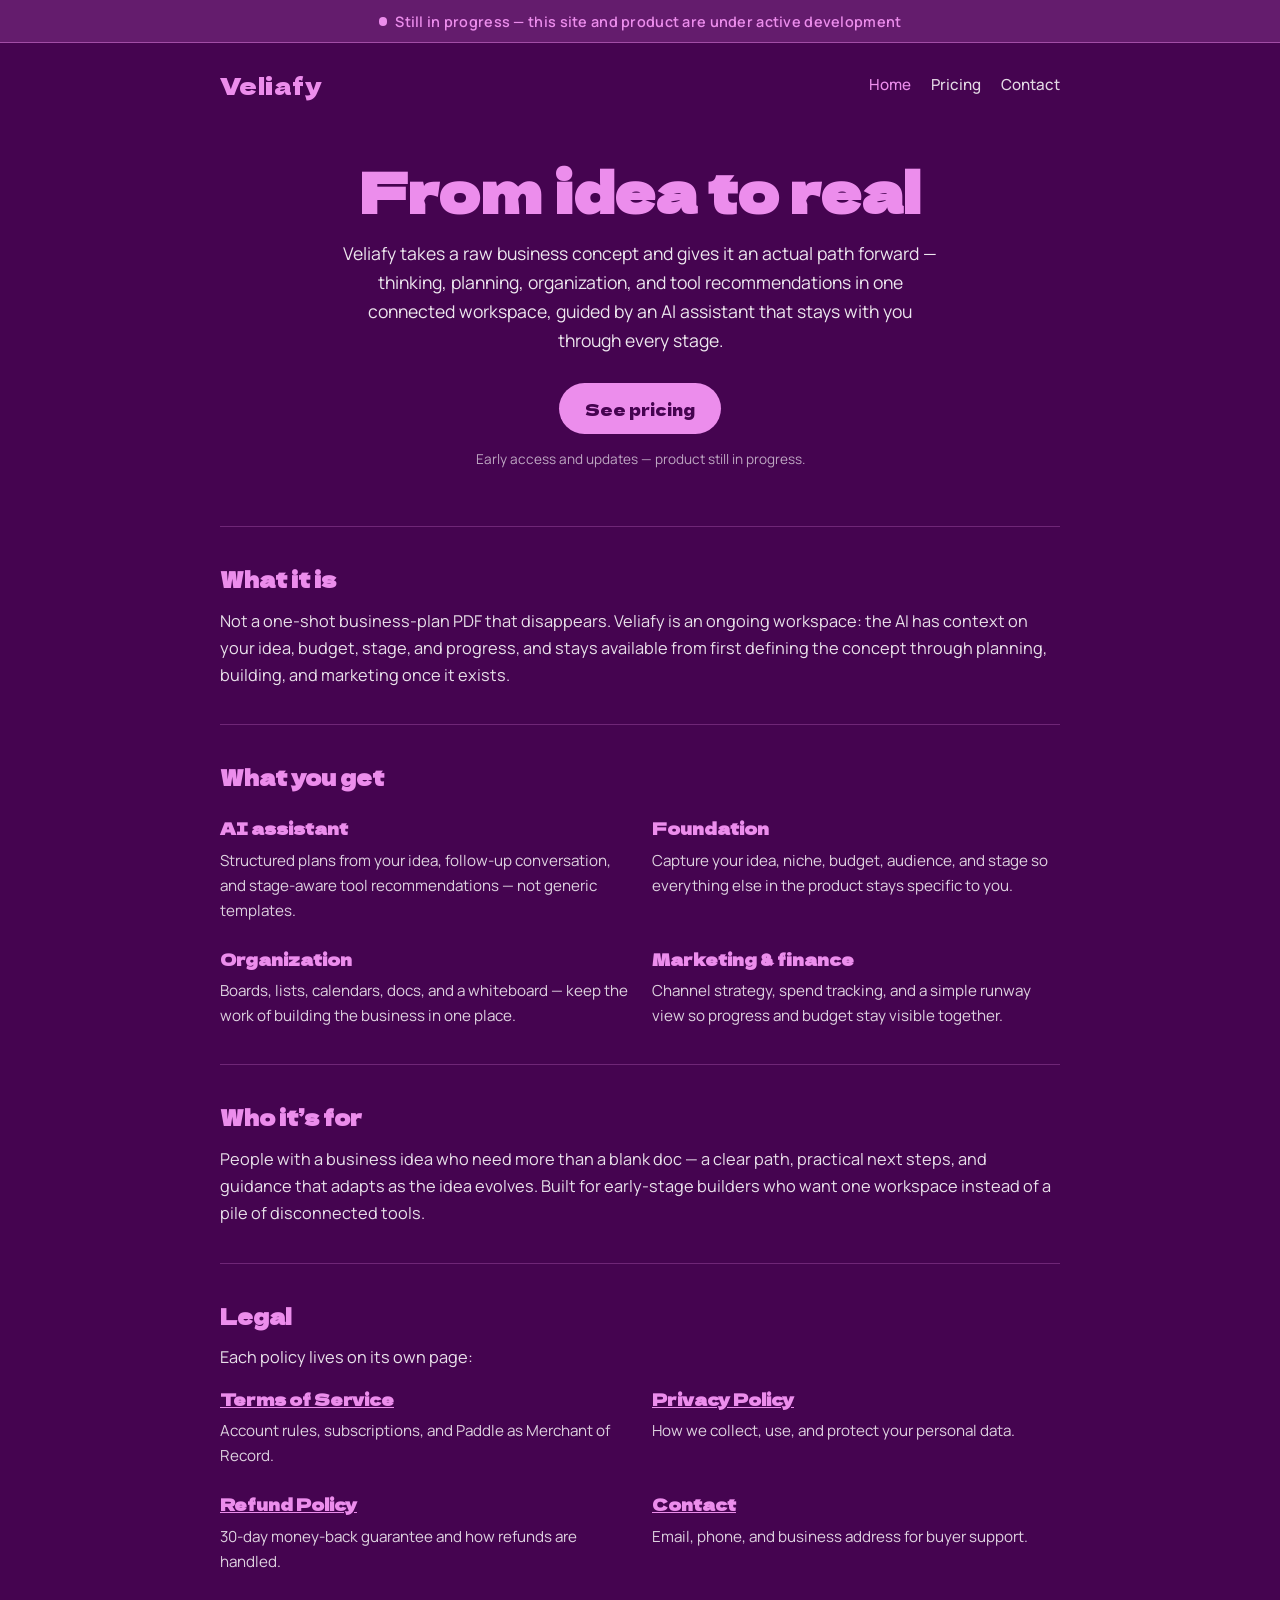
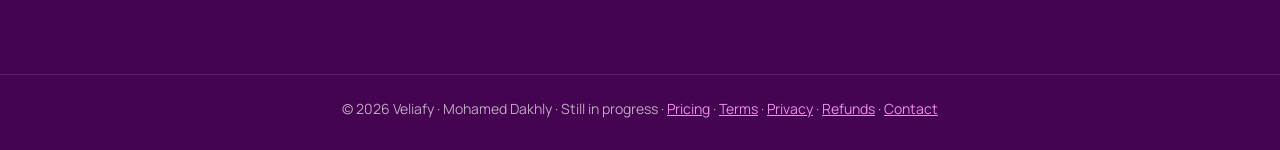
<file: index.html>
<!DOCTYPE html>
<html lang="en">
  <head>
    <meta charset="UTF-8" />
    <meta name="viewport" content="width=device-width, initial-scale=1.0" />
    <title>Veliafy — From idea to real</title>
    <meta
      name="description"
      content="Veliafy turns a raw business idea into a real path forward — planning, organization, marketing, and AI guidance in one connected workspace."
    />
    <link rel="preconnect" href="https://fonts.googleapis.com" />
    <link rel="preconnect" href="https://fonts.gstatic.com" crossorigin />
    <link
      href="https://fonts.googleapis.com/css2?family=Dela+Gothic+One&family=Manrope:wght@400;500;600&display=swap"
      rel="stylesheet"
    />
    <style>
      :root {
        --bg: #450450;
        --accent: #ec8dec;
        --white: #ffffff;
      }

      * {
        box-sizing: border-box;
        margin: 0;
        padding: 0;
      }

      body {
        min-height: 100vh;
        background: var(--bg);
        color: var(--white);
        font-family: Manrope, sans-serif;
      }

      .progress-banner {
        background: rgba(236, 141, 236, 0.18);
        border-bottom: 1px solid rgba(236, 141, 236, 0.45);
        color: var(--accent);
        text-align: center;
        padding: 0.7rem 1.25rem;
        font-size: 0.9rem;
        font-weight: 600;
        letter-spacing: 0.02em;
      }

      .progress-banner span {
        display: inline-flex;
        align-items: center;
        gap: 0.5rem;
      }

      .progress-dot {
        width: 0.55rem;
        height: 0.55rem;
        border-radius: 50%;
        background: var(--accent);
        animation: pulse 1.6s ease-in-out infinite;
      }

      @keyframes pulse {
        0%,
        100% {
          opacity: 1;
        }
        50% {
          opacity: 0.35;
        }
      }

      header {
        display: flex;
        align-items: center;
        justify-content: space-between;
        gap: 1rem;
        padding: 1.5rem 1.75rem;
        max-width: 56rem;
        margin: 0 auto;
      }

      .brand {
        font-family: "Dela Gothic One", sans-serif;
        font-size: 1.5rem;
        color: var(--accent);
        letter-spacing: 0.02em;
        text-decoration: none;
      }

      nav {
        display: flex;
        gap: 1.25rem;
        font-size: 0.95rem;
        font-weight: 500;
      }

      nav a {
        color: rgba(255, 255, 255, 0.85);
        text-decoration: none;
      }

      nav a:hover,
      nav a[aria-current="page"] {
        color: var(--accent);
      }

      main {
        max-width: 56rem;
        margin: 0 auto;
        padding: 1.5rem 1.75rem 4rem;
      }

      .hero {
        text-align: center;
        padding: 2rem 0 3.5rem;
      }

      h1 {
        font-family: "Dela Gothic One", sans-serif;
        font-size: clamp(2.25rem, 6vw, 3.5rem);
        color: var(--accent);
        line-height: 1.15;
        margin-bottom: 1rem;
      }

      .lede {
        font-size: 1.1rem;
        line-height: 1.65;
        color: rgba(255, 255, 255, 0.9);
        max-width: 38rem;
        margin: 0 auto 1.75rem;
      }

      .cta {
        display: inline-block;
        background: var(--accent);
        color: var(--bg);
        font-family: "Dela Gothic One", sans-serif;
        font-size: 1rem;
        text-decoration: none;
        padding: 0.85rem 1.6rem;
        border-radius: 999px;
        transition: opacity 0.15s ease;
      }

      .cta:hover {
        opacity: 0.88;
      }

      .cta-note {
        margin-top: 0.85rem;
        font-size: 0.85rem;
        color: rgba(255, 255, 255, 0.65);
      }

      section {
        padding: 2.25rem 0;
        border-top: 1px solid rgba(236, 141, 236, 0.25);
      }

      h2 {
        font-family: "Dela Gothic One", sans-serif;
        font-size: 1.35rem;
        color: var(--accent);
        margin-bottom: 0.85rem;
      }

      p {
        font-size: 1.02rem;
        line-height: 1.65;
        color: rgba(255, 255, 255, 0.88);
      }

      .features {
        display: grid;
        gap: 1.5rem;
        margin-top: 1.5rem;
      }

      @media (min-width: 640px) {
        .features {
          grid-template-columns: 1fr 1fr;
        }
      }

      .feature h3 {
        font-family: "Dela Gothic One", sans-serif;
        font-size: 1.05rem;
        color: var(--accent);
        margin-bottom: 0.45rem;
      }

      .feature p {
        font-size: 0.95rem;
        color: rgba(255, 255, 255, 0.82);
      }

      footer {
        padding: 1.5rem 1.75rem 2rem;
        text-align: center;
        font-size: 0.875rem;
        color: rgba(255, 255, 255, 0.65);
        border-top: 1px solid rgba(236, 141, 236, 0.2);
      }
    </style>
  </head>
  <body>
    <div class="progress-banner" role="status">
      <span>
        <span class="progress-dot" aria-hidden="true"></span>
        Still in progress — this site and product are under active development
      </span>
    </div>

    <header>
      <a class="brand" href="index.html">Veliafy</a>
      <nav>
        <a href="index.html" aria-current="page">Home</a>
        <a href="pricing.html">Pricing</a>
        <a href="contact.html">Contact</a>
      </nav>
    </header>

    <main>
      <section class="hero" style="border-top: none; padding-top: 0.5rem">
        <h1>From idea to real</h1>
        <p class="lede">
          Veliafy takes a raw business concept and gives it an actual path
          forward — thinking, planning, organization, and tool recommendations
          in one connected workspace, guided by an AI assistant that stays with
          you through every stage.
        </p>
        <a class="cta" href="pricing.html">See pricing</a>
        <p class="cta-note">Early access and updates — product still in progress.</p>
      </section>

      <section>
        <h2>What it is</h2>
        <p>
          Not a one-shot business-plan PDF that disappears. Veliafy is an
          ongoing workspace: the AI has context on your idea, budget, stage, and
          progress, and stays available from first defining the concept through
          planning, building, and marketing once it exists.
        </p>
      </section>

      <section>
        <h2>What you get</h2>
        <div class="features">
          <div class="feature">
            <h3>AI assistant</h3>
            <p>
              Structured plans from your idea, follow-up conversation, and
              stage-aware tool recommendations — not generic templates.
            </p>
          </div>
          <div class="feature">
            <h3>Foundation</h3>
            <p>
              Capture your idea, niche, budget, audience, and stage so
              everything else in the product stays specific to you.
            </p>
          </div>
          <div class="feature">
            <h3>Organization</h3>
            <p>
              Boards, lists, calendars, docs, and a whiteboard — keep the work
              of building the business in one place.
            </p>
          </div>
          <div class="feature">
            <h3>Marketing &amp; finance</h3>
            <p>
              Channel strategy, spend tracking, and a simple runway view so
              progress and budget stay visible together.
            </p>
          </div>
        </div>
      </section>

      <section>
        <h2>Who it’s for</h2>
        <p>
          People with a business idea who need more than a blank doc — a clear
          path, practical next steps, and guidance that adapts as the idea
          evolves. Built for early-stage builders who want one workspace instead
          of a pile of disconnected tools.
        </p>
      </section>

      <section>
        <h2>Legal</h2>
        <p>
          Each policy lives on its own page:
        </p>
        <div class="features" style="margin-top: 1rem">
          <div class="feature">
            <h3><a href="terms.html" style="color: #ec8dec">Terms of Service</a></h3>
            <p>Account rules, subscriptions, and Paddle as Merchant of Record.</p>
          </div>
          <div class="feature">
            <h3><a href="privacy.html" style="color: #ec8dec">Privacy Policy</a></h3>
            <p>How we collect, use, and protect your personal data.</p>
          </div>
          <div class="feature">
            <h3><a href="refund.html" style="color: #ec8dec">Refund Policy</a></h3>
            <p>30-day money-back guarantee and how refunds are handled.</p>
          </div>
          <div class="feature">
            <h3><a href="contact.html" style="color: #ec8dec">Contact</a></h3>
            <p>Email, phone, and business address for buyer support.</p>
          </div>
        </div>
      </section>
    </main>

    <footer>
      &copy; 2026 Veliafy · Mohamed Dakhly · Still in progress ·
      <a href="pricing.html" style="color: #ec8dec">Pricing</a> ·
      <a href="terms.html" style="color: #ec8dec">Terms</a> ·
      <a href="privacy.html" style="color: #ec8dec">Privacy</a> ·
      <a href="refund.html" style="color: #ec8dec">Refunds</a> ·
      <a href="contact.html" style="color: #ec8dec">Contact</a>
    </footer>
  </body>
</html>
</file>
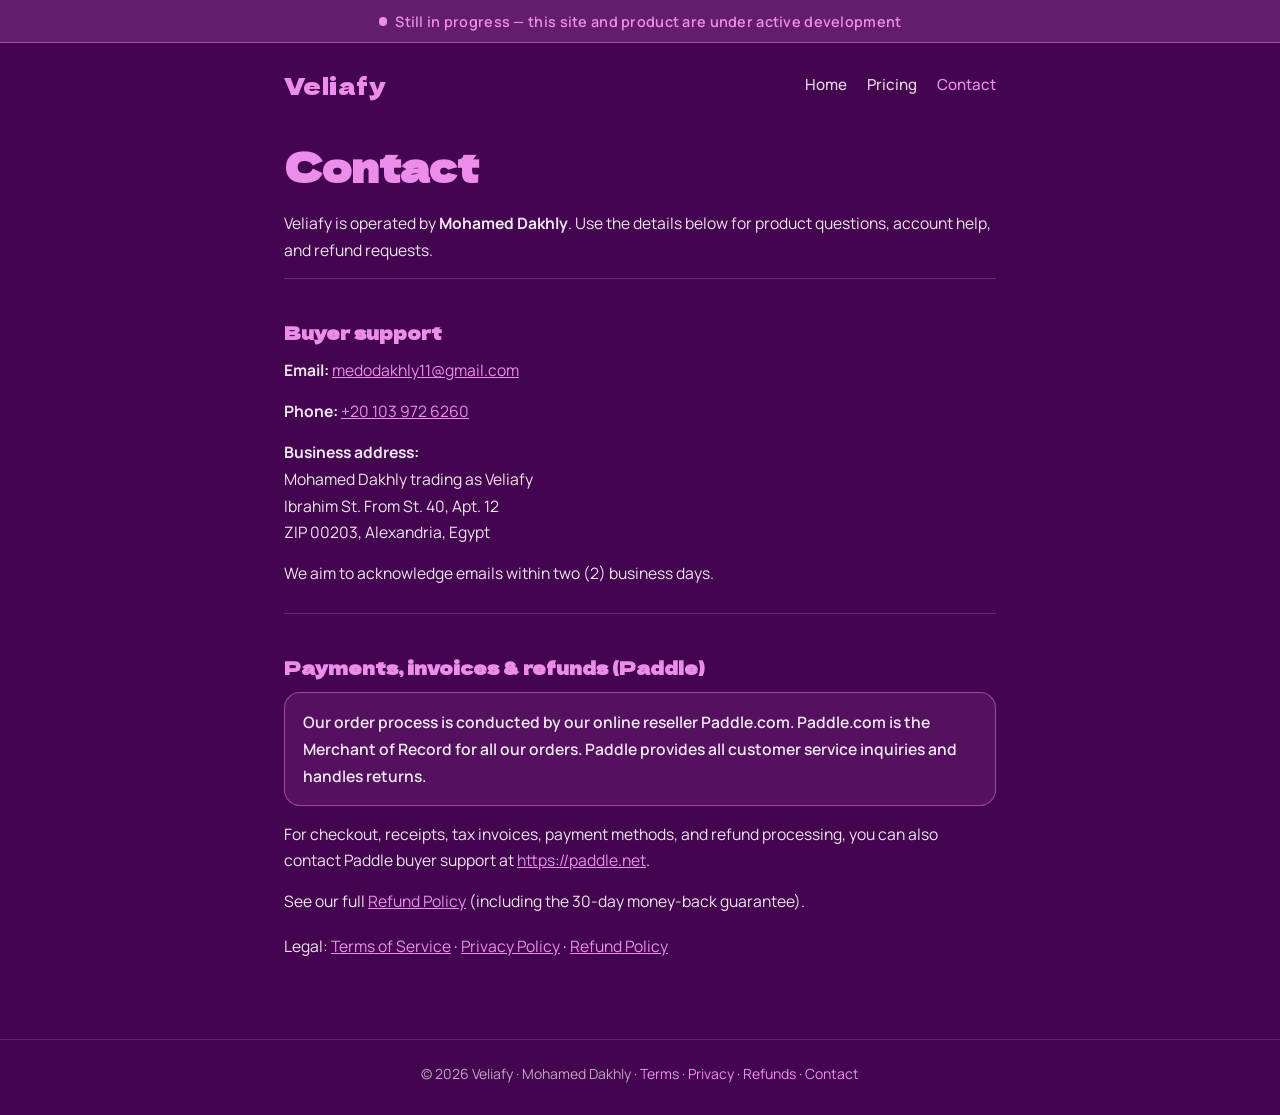
<file: contact.html>
<!DOCTYPE html>
<html lang="en">
  <head>
    <meta charset="UTF-8" />
    <meta name="viewport" content="width=device-width, initial-scale=1.0" />
    <title>Contact — Veliafy</title>
    <meta
      name="description"
      content="Contact Veliafy support: email, phone, and business address. Payments and refunds handled by Paddle.com."
    />
    <link rel="preconnect" href="https://fonts.googleapis.com" />
    <link rel="preconnect" href="https://fonts.gstatic.com" crossorigin />
    <link
      href="https://fonts.googleapis.com/css2?family=Dela+Gothic+One&family=Manrope:wght@400;500;600;700&display=swap"
      rel="stylesheet"
    />
    <link rel="stylesheet" href="legal.css" />
  </head>
  <body>
    <div class="progress-banner" role="status">
      <span>
        <span class="progress-dot" aria-hidden="true"></span>
        Still in progress — this site and product are under active development
      </span>
    </div>

    <header>
      <a class="brand" href="index.html">Veliafy</a>
      <nav>
        <a href="index.html">Home</a>
        <a href="pricing.html">Pricing</a>
        <a href="contact.html" aria-current="page">Contact</a>
      </nav>
    </header>

    <main class="legal">
      <h1>Contact</h1>
      <p>
        Veliafy is operated by <strong>Mohamed Dakhly</strong>. Use the details
        below for product questions, account help, and refund requests.
      </p>

      <div class="contact-block">
        <h2>Buyer support</h2>
        <p>
          <strong>Email:</strong>
          <a href="mailto:medodakhly11@gmail.com">medodakhly11@gmail.com</a>
        </p>
        <p>
          <strong>Phone:</strong>
          <a href="tel:+201039726260">+20 103 972 6260</a>
        </p>
        <p>
          <strong>Business address:</strong><br />
          Mohamed Dakhly trading as Veliafy<br />
          Ibrahim St. From St. 40, Apt. 12<br />
          ZIP 00203, Alexandria, Egypt
        </p>
        <p>
          We aim to acknowledge emails within two (2) business days.
        </p>
      </div>

      <div class="contact-block">
        <h2>Payments, invoices &amp; refunds (Paddle)</h2>
        <p class="highlight">
          Our order process is conducted by our online reseller Paddle.com.
          Paddle.com is the Merchant of Record for all our orders. Paddle
          provides all customer service inquiries and handles returns.
        </p>
        <p>
          For checkout, receipts, tax invoices, payment methods, and refund
          processing, you can also contact Paddle buyer support at
          <a href="https://paddle.net" rel="noopener noreferrer" target="_blank"
            >https://paddle.net</a
          >.
        </p>
        <p>
          See our full
          <a href="refund.html">Refund Policy</a> (including the 30-day
          money-back guarantee).
        </p>
      </div>

      <p>
        Legal:
        <a href="terms.html">Terms of Service</a> ·
        <a href="privacy.html">Privacy Policy</a> ·
        <a href="refund.html">Refund Policy</a>
      </p>
    </main>

    <footer>
      &copy; 2026 Veliafy · Mohamed Dakhly ·
      <a href="terms.html">Terms</a> ·
      <a href="privacy.html">Privacy</a> ·
      <a href="refund.html">Refunds</a> ·
      <a href="contact.html">Contact</a>
    </footer>
  </body>
</html>
</file>
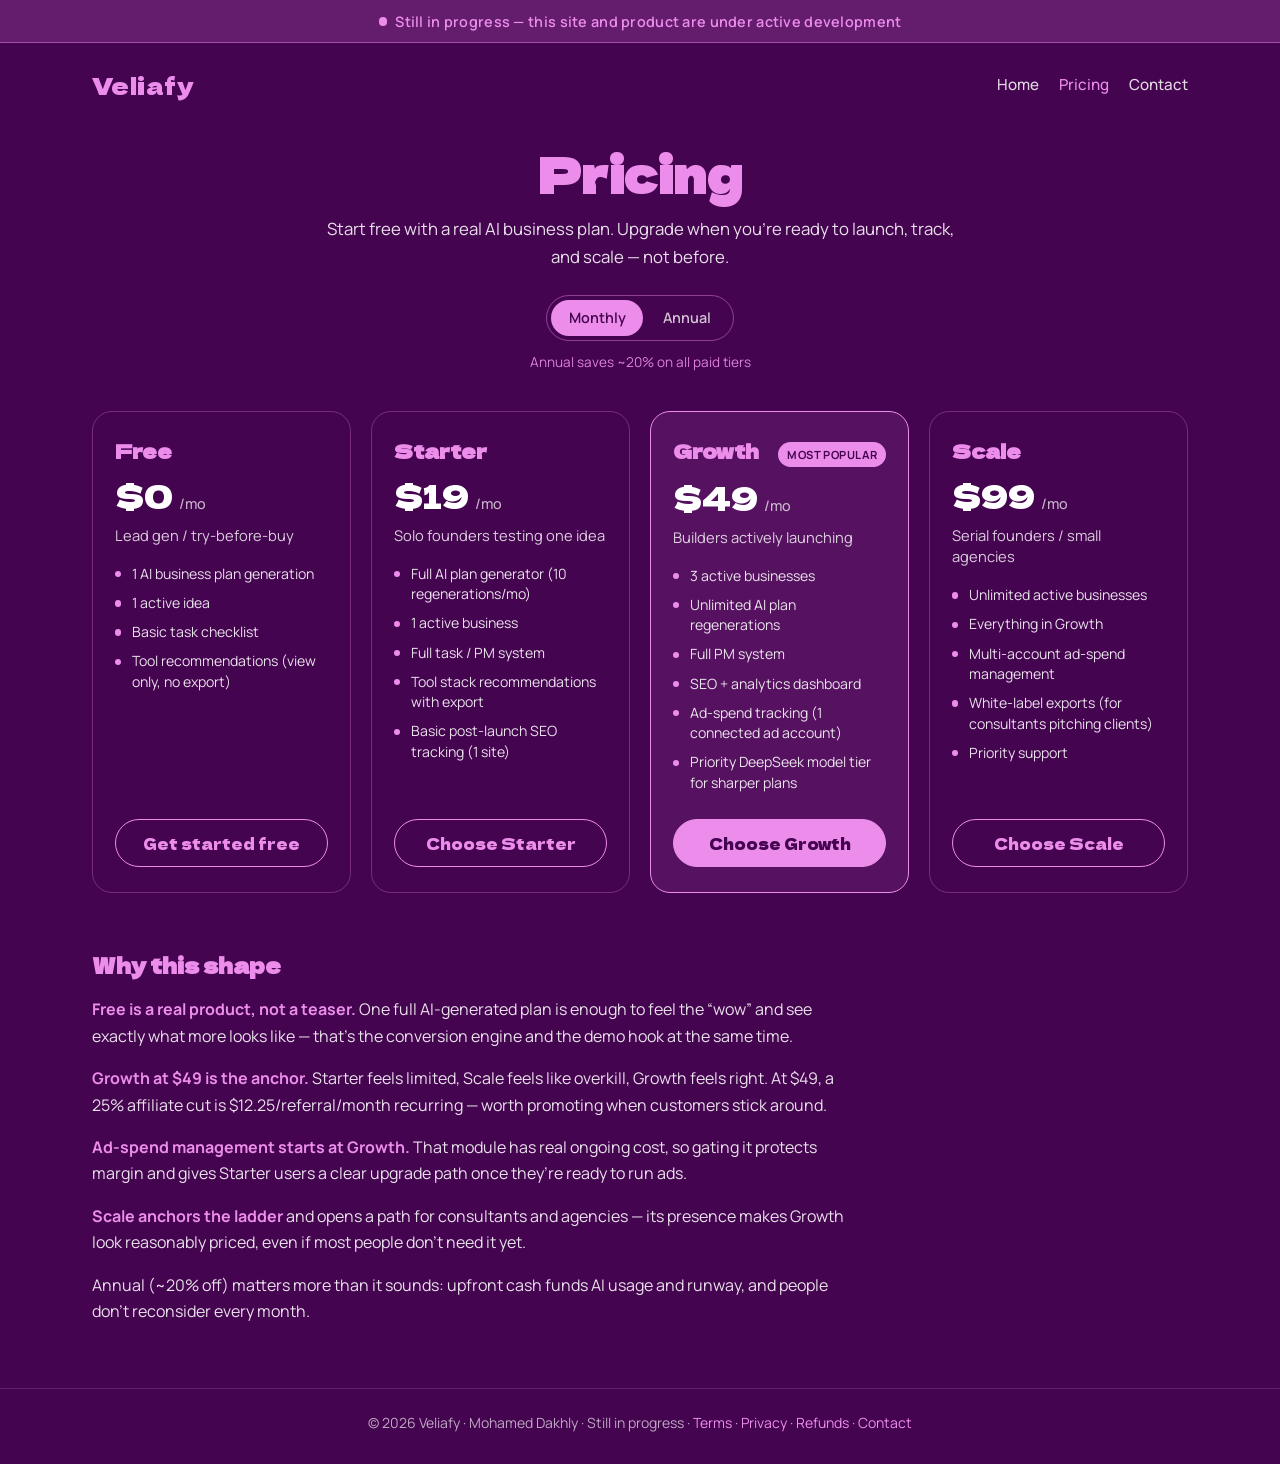
<file: pricing.html>
<!DOCTYPE html>
<html lang="en">
  <head>
    <meta charset="UTF-8" />
    <meta name="viewport" content="width=device-width, initial-scale=1.0" />
    <title>Pricing — Veliafy</title>
    <meta
      name="description"
      content="Veliafy pricing: Free, Starter $19, Growth $49, and Scale $99. Annual plans save about 20%."
    />
    <link rel="preconnect" href="https://fonts.googleapis.com" />
    <link rel="preconnect" href="https://fonts.gstatic.com" crossorigin />
    <link
      href="https://fonts.googleapis.com/css2?family=Dela+Gothic+One&family=Manrope:wght@400;500;600&display=swap"
      rel="stylesheet"
    />
    <style>
      :root {
        --bg: #450450;
        --accent: #ec8dec;
        --white: #ffffff;
      }

      * {
        box-sizing: border-box;
        margin: 0;
        padding: 0;
      }

      body {
        min-height: 100vh;
        background: var(--bg);
        color: var(--white);
        font-family: Manrope, sans-serif;
      }

      .progress-banner {
        background: rgba(236, 141, 236, 0.18);
        border-bottom: 1px solid rgba(236, 141, 236, 0.45);
        color: var(--accent);
        text-align: center;
        padding: 0.7rem 1.25rem;
        font-size: 0.9rem;
        font-weight: 600;
        letter-spacing: 0.02em;
      }

      .progress-banner span {
        display: inline-flex;
        align-items: center;
        gap: 0.5rem;
      }

      .progress-dot {
        width: 0.55rem;
        height: 0.55rem;
        border-radius: 50%;
        background: var(--accent);
        animation: pulse 1.6s ease-in-out infinite;
      }

      @keyframes pulse {
        0%,
        100% {
          opacity: 1;
        }
        50% {
          opacity: 0.35;
        }
      }

      header {
        display: flex;
        align-items: center;
        justify-content: space-between;
        gap: 1rem;
        padding: 1.5rem 1.75rem;
        max-width: 72rem;
        margin: 0 auto;
      }

      .brand {
        font-family: "Dela Gothic One", sans-serif;
        font-size: 1.5rem;
        color: var(--accent);
        letter-spacing: 0.02em;
        text-decoration: none;
      }

      nav {
        display: flex;
        gap: 1.25rem;
        font-size: 0.95rem;
        font-weight: 500;
      }

      nav a {
        color: rgba(255, 255, 255, 0.85);
        text-decoration: none;
      }

      nav a:hover,
      nav a[aria-current="page"] {
        color: var(--accent);
      }

      main {
        max-width: 72rem;
        margin: 0 auto;
        padding: 1.25rem 1.75rem 4rem;
      }

      .intro {
        text-align: center;
        max-width: 40rem;
        margin: 0 auto 2.5rem;
      }

      h1 {
        font-family: "Dela Gothic One", sans-serif;
        font-size: clamp(2rem, 5vw, 3rem);
        color: var(--accent);
        line-height: 1.15;
        margin-bottom: 0.85rem;
      }

      .lede {
        font-size: 1.05rem;
        line-height: 1.65;
        color: rgba(255, 255, 255, 0.88);
        margin-bottom: 1.5rem;
      }

      .billing-toggle {
        display: inline-flex;
        border: 1px solid rgba(236, 141, 236, 0.45);
        border-radius: 999px;
        padding: 0.25rem;
        gap: 0.15rem;
      }

      .billing-toggle button {
        font-family: Manrope, sans-serif;
        font-size: 0.9rem;
        font-weight: 600;
        border: none;
        background: transparent;
        color: rgba(255, 255, 255, 0.75);
        padding: 0.55rem 1.1rem;
        border-radius: 999px;
        cursor: pointer;
      }

      .billing-toggle button[aria-pressed="true"] {
        background: var(--accent);
        color: var(--bg);
      }

      .save-note {
        margin-top: 0.75rem;
        font-size: 0.85rem;
        color: rgba(236, 141, 236, 0.9);
      }

      .tiers {
        display: grid;
        gap: 1.25rem;
        grid-template-columns: 1fr;
      }

      @media (min-width: 720px) {
        .tiers {
          grid-template-columns: 1fr 1fr;
        }
      }

      @media (min-width: 1100px) {
        .tiers {
          grid-template-columns: repeat(4, 1fr);
        }
      }

      .tier {
        border: 1px solid rgba(236, 141, 236, 0.3);
        border-radius: 1.25rem;
        padding: 1.5rem 1.35rem 1.6rem;
        display: flex;
        flex-direction: column;
        gap: 0.85rem;
      }

      .tier.popular {
        border-color: var(--accent);
        background: rgba(236, 141, 236, 0.1);
      }

      .tier-top {
        display: flex;
        flex-wrap: wrap;
        align-items: baseline;
        justify-content: space-between;
        gap: 0.5rem;
      }

      .tier h2 {
        font-family: "Dela Gothic One", sans-serif;
        font-size: 1.25rem;
        color: var(--accent);
      }

      .badge {
        font-size: 0.7rem;
        font-weight: 700;
        text-transform: uppercase;
        letter-spacing: 0.04em;
        color: var(--bg);
        background: var(--accent);
        padding: 0.3rem 0.55rem;
        border-radius: 999px;
      }

      .price {
        font-family: "Dela Gothic One", sans-serif;
        font-size: 2rem;
        color: var(--white);
        line-height: 1;
      }

      .price span {
        font-family: Manrope, sans-serif;
        font-size: 0.9rem;
        font-weight: 500;
        color: rgba(255, 255, 255, 0.7);
      }

      .price-annual {
        display: none;
      }

      body.annual .price-monthly {
        display: none;
      }

      body.annual .price-annual {
        display: block;
      }

      .audience {
        font-size: 0.92rem;
        color: rgba(255, 255, 255, 0.8);
        line-height: 1.45;
      }

      .tier ul {
        list-style: none;
        display: flex;
        flex-direction: column;
        gap: 0.55rem;
        margin-top: 0.25rem;
        flex: 1;
      }

      .tier li {
        font-size: 0.88rem;
        line-height: 1.45;
        color: rgba(255, 255, 255, 0.88);
        padding-left: 1.1rem;
        position: relative;
      }

      .tier li::before {
        content: "";
        position: absolute;
        left: 0;
        top: 0.45rem;
        width: 0.4rem;
        height: 0.4rem;
        border-radius: 50%;
        background: var(--accent);
      }

      .tier .cta {
        display: block;
        text-align: center;
        margin-top: 0.75rem;
        background: transparent;
        border: 1px solid var(--accent);
        color: var(--accent);
        font-family: "Dela Gothic One", sans-serif;
        font-size: 0.95rem;
        text-decoration: none;
        padding: 0.75rem 1rem;
        border-radius: 999px;
        transition: opacity 0.15s ease;
      }

      .tier.popular .cta {
        background: var(--accent);
        color: var(--bg);
      }

      .tier .cta:hover {
        opacity: 0.88;
      }

      .why {
        margin-top: 3.5rem;
        max-width: 48rem;
      }

      .why h2 {
        font-family: "Dela Gothic One", sans-serif;
        font-size: 1.35rem;
        color: var(--accent);
        margin-bottom: 1rem;
      }

      .why p {
        font-size: 1rem;
        line-height: 1.65;
        color: rgba(255, 255, 255, 0.88);
        margin-bottom: 1rem;
      }

      .why p:last-child {
        margin-bottom: 0;
      }

      footer {
        padding: 1.5rem 1.75rem 2rem;
        text-align: center;
        font-size: 0.875rem;
        color: rgba(255, 255, 255, 0.65);
        border-top: 1px solid rgba(236, 141, 236, 0.2);
      }

      footer a {
        color: var(--accent);
        text-decoration: none;
      }
    </style>
  </head>
  <body>
    <div class="progress-banner" role="status">
      <span>
        <span class="progress-dot" aria-hidden="true"></span>
        Still in progress — this site and product are under active development
      </span>
    </div>

    <header>
      <a class="brand" href="index.html">Veliafy</a>
      <nav>
        <a href="index.html">Home</a>
        <a href="pricing.html" aria-current="page">Pricing</a>
        <a href="contact.html">Contact</a>
      </nav>
    </header>

    <main>
      <div class="intro">
        <h1>Pricing</h1>
        <p class="lede">
          Start free with a real AI business plan. Upgrade when you’re ready to
          launch, track, and scale — not before.
        </p>
        <div class="billing-toggle" role="group" aria-label="Billing period">
          <button type="button" id="btn-monthly" aria-pressed="true">
            Monthly
          </button>
          <button type="button" id="btn-annual" aria-pressed="false">
            Annual
          </button>
        </div>
        <p class="save-note">Annual saves ~20% on all paid tiers</p>
      </div>

      <div class="tiers">
        <article class="tier">
          <div class="tier-top">
            <h2>Free</h2>
          </div>
          <div class="price">
            <div class="price-monthly">$0 <span>/mo</span></div>
            <div class="price-annual">$0 <span>/mo</span></div>
          </div>
          <p class="audience">Lead gen / try-before-buy</p>
          <ul>
            <li>1 AI business plan generation</li>
            <li>1 active idea</li>
            <li>Basic task checklist</li>
            <li>Tool recommendations (view only, no export)</li>
          </ul>
          <a class="cta" href="mailto:medodakhly11@gmail.com">Get started free</a>
        </article>

        <article class="tier">
          <div class="tier-top">
            <h2>Starter</h2>
          </div>
          <div class="price">
            <div class="price-monthly">$19 <span>/mo</span></div>
            <div class="price-annual">$15 <span>/mo billed yearly</span></div>
          </div>
          <p class="audience">Solo founders testing one idea</p>
          <ul>
            <li>Full AI plan generator (10 regenerations/mo)</li>
            <li>1 active business</li>
            <li>Full task / PM system</li>
            <li>Tool stack recommendations with export</li>
            <li>Basic post-launch SEO tracking (1 site)</li>
          </ul>
          <a class="cta" href="mailto:medodakhly11@gmail.com">Choose Starter</a>
        </article>

        <article class="tier popular">
          <div class="tier-top">
            <h2>Growth</h2>
            <span class="badge">Most popular</span>
          </div>
          <div class="price">
            <div class="price-monthly">$49 <span>/mo</span></div>
            <div class="price-annual">$39 <span>/mo billed yearly</span></div>
          </div>
          <p class="audience">Builders actively launching</p>
          <ul>
            <li>3 active businesses</li>
            <li>Unlimited AI plan regenerations</li>
            <li>Full PM system</li>
            <li>SEO + analytics dashboard</li>
            <li>Ad-spend tracking (1 connected ad account)</li>
            <li>Priority DeepSeek model tier for sharper plans</li>
          </ul>
          <a class="cta" href="mailto:medodakhly11@gmail.com">Choose Growth</a>
        </article>

        <article class="tier">
          <div class="tier-top">
            <h2>Scale</h2>
          </div>
          <div class="price">
            <div class="price-monthly">$99 <span>/mo</span></div>
            <div class="price-annual">$79 <span>/mo billed yearly</span></div>
          </div>
          <p class="audience">Serial founders / small agencies</p>
          <ul>
            <li>Unlimited active businesses</li>
            <li>Everything in Growth</li>
            <li>Multi-account ad-spend management</li>
            <li>White-label exports (for consultants pitching clients)</li>
            <li>Priority support</li>
          </ul>
          <a class="cta" href="mailto:medodakhly11@gmail.com">Choose Scale</a>
        </article>
      </div>

      <section class="why">
        <h2>Why this shape</h2>
        <p>
          <strong style="color: #ec8dec">Free is a real product, not a teaser.</strong>
          One full AI-generated plan is enough to feel the “wow” and see exactly
          what more looks like — that’s the conversion engine and the demo hook
          at the same time.
        </p>
        <p>
          <strong style="color: #ec8dec">Growth at $49 is the anchor.</strong>
          Starter feels limited, Scale feels like overkill, Growth feels right.
          At $49, a 25% affiliate cut is $12.25/referral/month recurring — worth
          promoting when customers stick around.
        </p>
        <p>
          <strong style="color: #ec8dec">Ad-spend management starts at Growth.</strong>
          That module has real ongoing cost, so gating it protects margin and
          gives Starter users a clear upgrade path once they’re ready to run
          ads.
        </p>
        <p>
          <strong style="color: #ec8dec">Scale anchors the ladder</strong>
          and opens a path for consultants and agencies — its presence makes
          Growth look reasonably priced, even if most people don’t need it yet.
        </p>
        <p>
          Annual (~20% off) matters more than it sounds: upfront cash funds AI
          usage and runway, and people don’t reconsider every month.
        </p>
      </section>
    </main>

    <footer>
      &copy; 2026 Veliafy · Mohamed Dakhly · Still in progress ·
      <a href="terms.html">Terms</a> ·
      <a href="privacy.html">Privacy</a> ·
      <a href="refund.html">Refunds</a> ·
      <a href="contact.html">Contact</a>
    </footer>

    <script>
      const body = document.body;
      const monthly = document.getElementById("btn-monthly");
      const annual = document.getElementById("btn-annual");

      monthly.addEventListener("click", () => {
        body.classList.remove("annual");
        monthly.setAttribute("aria-pressed", "true");
        annual.setAttribute("aria-pressed", "false");
      });

      annual.addEventListener("click", () => {
        body.classList.add("annual");
        monthly.setAttribute("aria-pressed", "false");
        annual.setAttribute("aria-pressed", "true");
      });
    </script>
  </body>
</html>
</file>
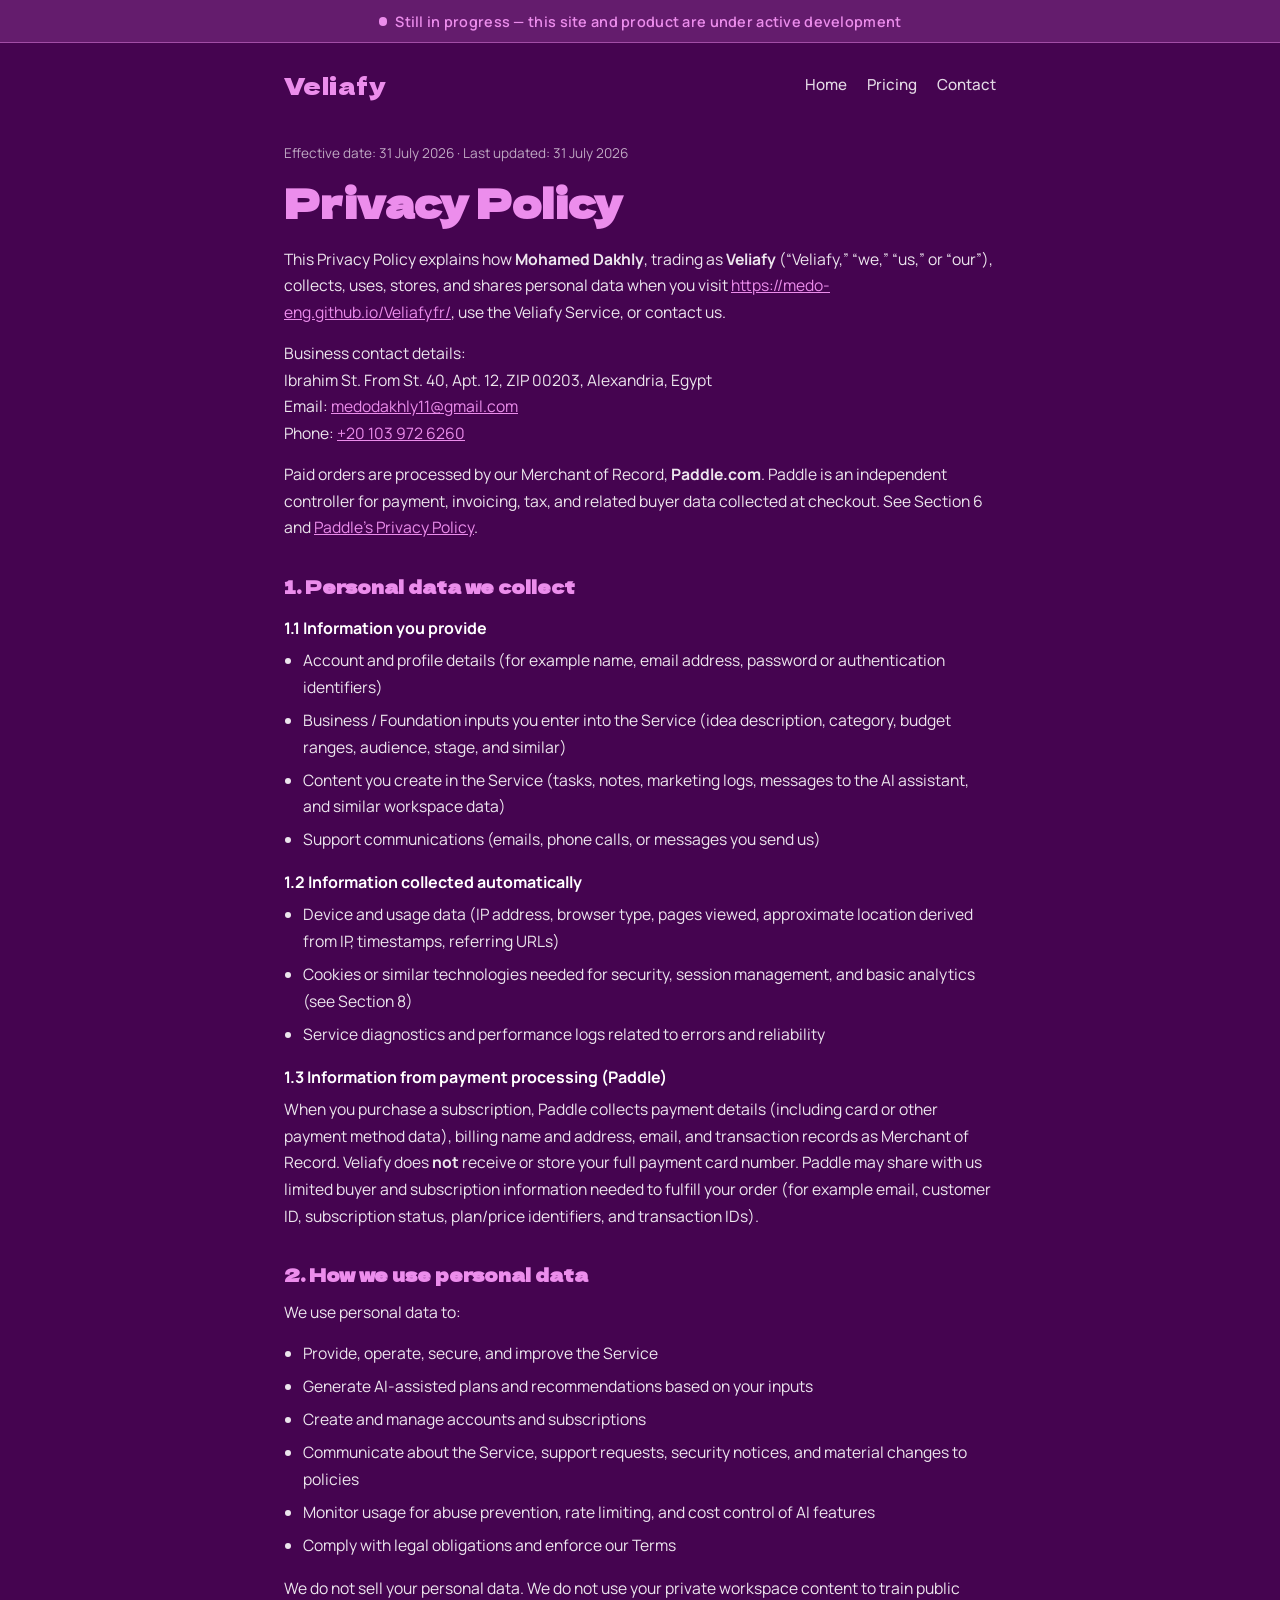
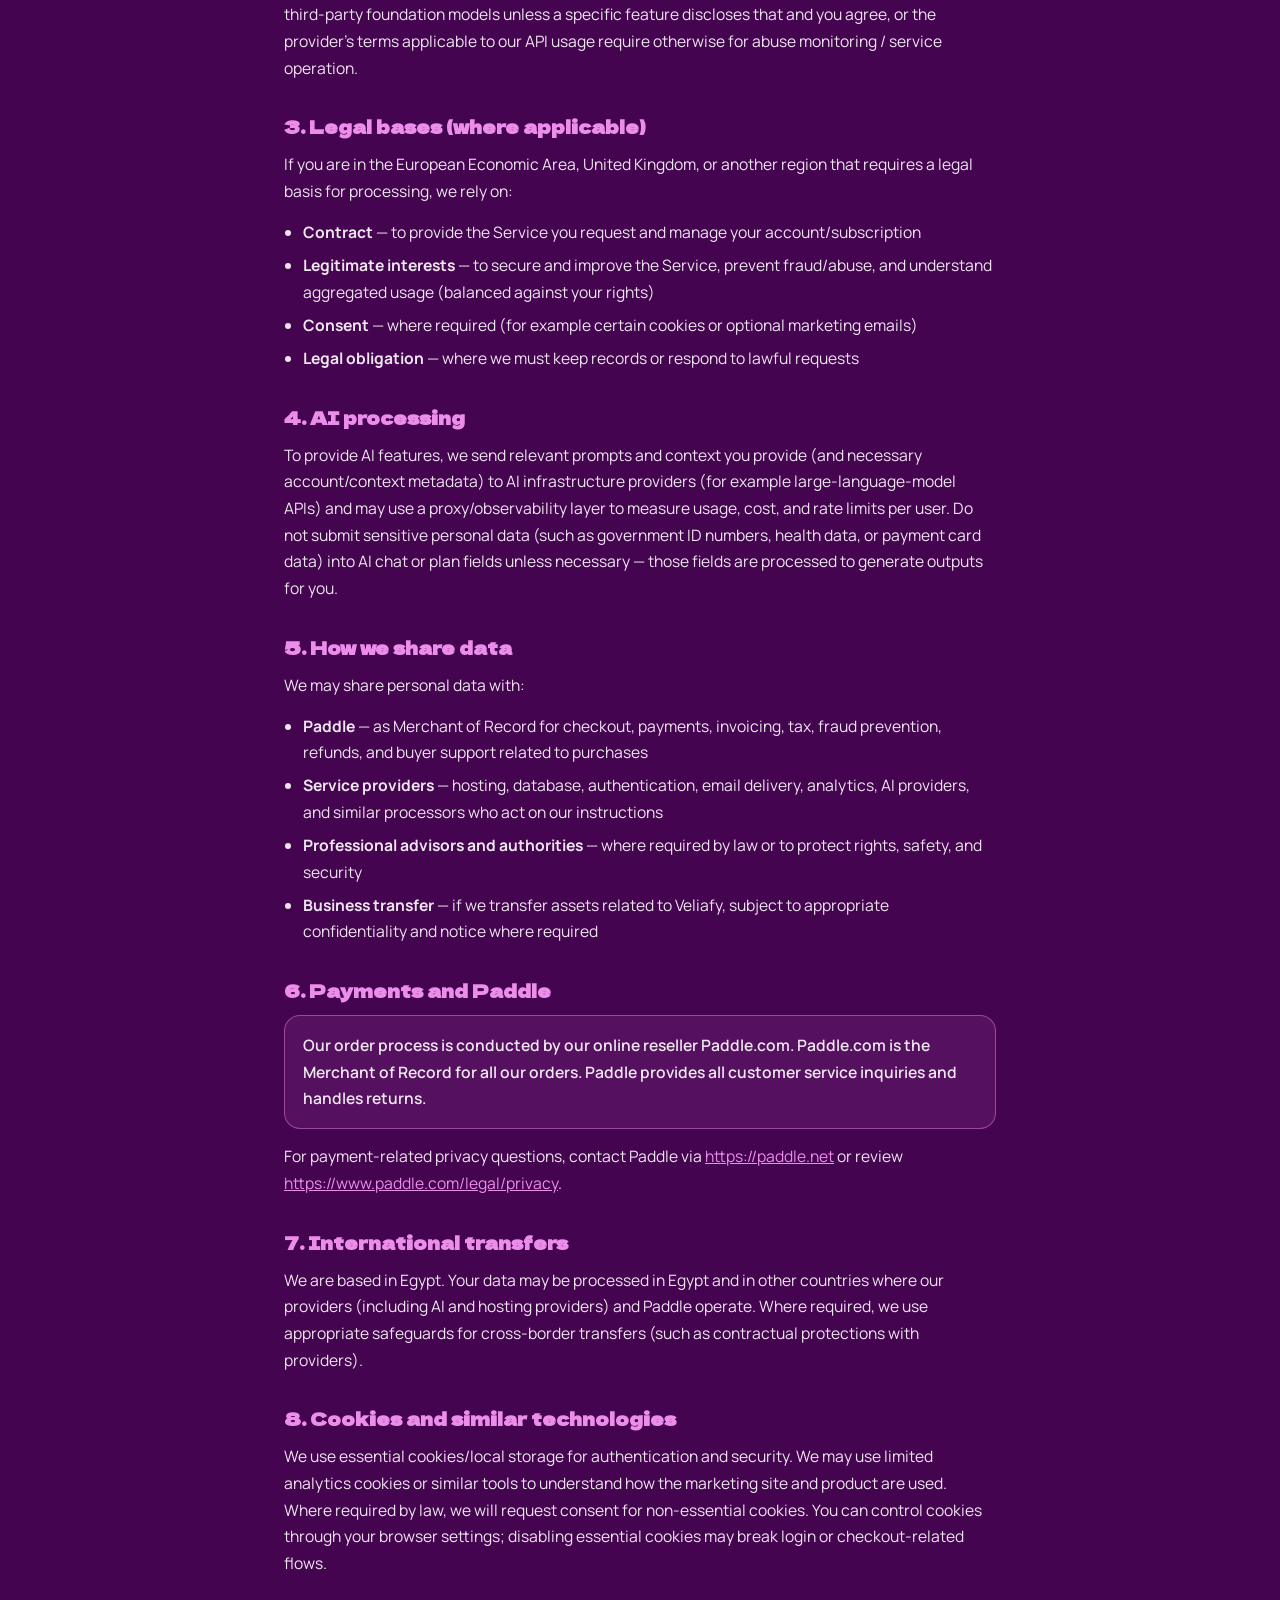
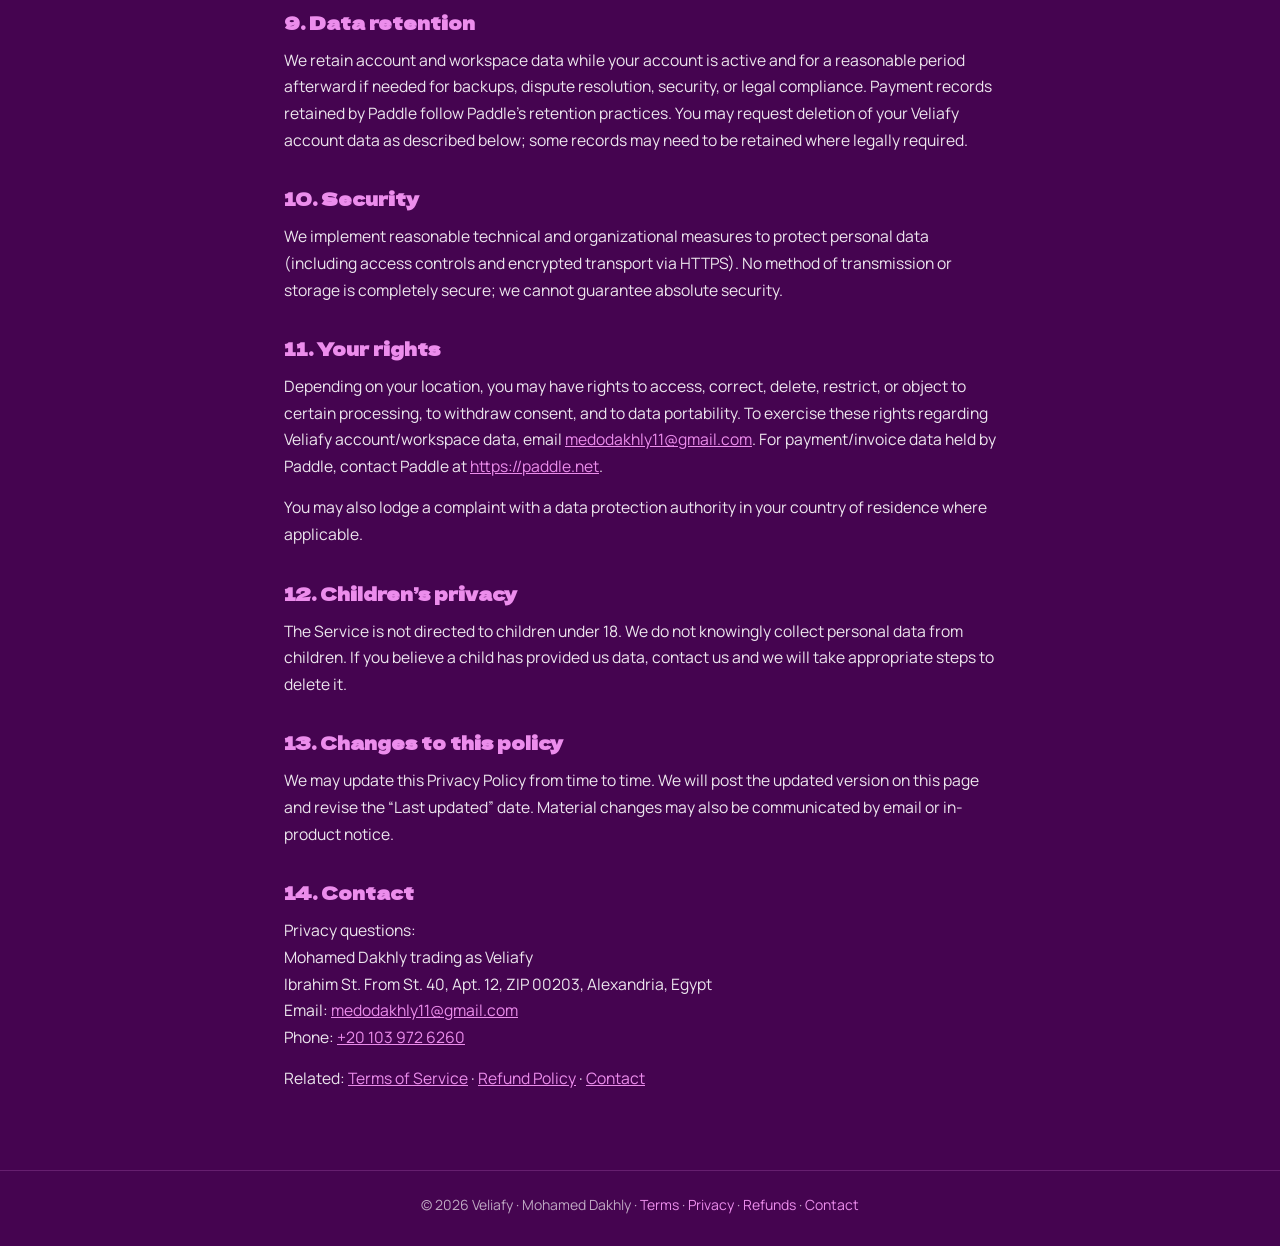
<file: privacy.html>
<!DOCTYPE html>
<html lang="en">
  <head>
    <meta charset="UTF-8" />
    <meta name="viewport" content="width=device-width, initial-scale=1.0" />
    <title>Privacy Policy — Veliafy</title>
    <meta
      name="description"
      content="Privacy Policy for Veliafy, operated by Mohamed Dakhly. Explains how we collect, use, and protect personal data."
    />
    <link rel="preconnect" href="https://fonts.googleapis.com" />
    <link rel="preconnect" href="https://fonts.gstatic.com" crossorigin />
    <link
      href="https://fonts.googleapis.com/css2?family=Dela+Gothic+One&family=Manrope:wght@400;500;600;700&display=swap"
      rel="stylesheet"
    />
    <link rel="stylesheet" href="legal.css" />
  </head>
  <body>
    <div class="progress-banner" role="status">
      <span>
        <span class="progress-dot" aria-hidden="true"></span>
        Still in progress — this site and product are under active development
      </span>
    </div>

    <header>
      <a class="brand" href="index.html">Veliafy</a>
      <nav>
        <a href="index.html">Home</a>
        <a href="pricing.html">Pricing</a>
        <a href="contact.html">Contact</a>
      </nav>
    </header>

    <main class="legal">
      <p class="meta">Effective date: 31 July 2026 · Last updated: 31 July 2026</p>
      <h1>Privacy Policy</h1>

      <p>
        This Privacy Policy explains how
        <strong>Mohamed Dakhly</strong>, trading as <strong>Veliafy</strong>
        (“Veliafy,” “we,” “us,” or “our”), collects, uses, stores, and shares
        personal data when you visit
        <a href="https://medo-eng.github.io/Veliafyfr/"
          >https://medo-eng.github.io/Veliafyfr/</a
        >, use the Veliafy Service, or contact us.
      </p>
      <p>
        Business contact details:<br />
        Ibrahim St. From St. 40, Apt. 12, ZIP 00203, Alexandria, Egypt<br />
        Email:
        <a href="mailto:medodakhly11@gmail.com">medodakhly11@gmail.com</a
        ><br />
        Phone: <a href="tel:+201039726260">+20 103 972 6260</a>
      </p>
      <p>
        Paid orders are processed by our Merchant of Record,
        <strong>Paddle.com</strong>. Paddle is an independent controller for
        payment, invoicing, tax, and related buyer data collected at checkout.
        See Section 6 and
        <a
          href="https://www.paddle.com/legal/privacy"
          rel="noopener noreferrer"
          target="_blank"
          >Paddle’s Privacy Policy</a
        >.
      </p>

      <h2>1. Personal data we collect</h2>
      <h3>1.1 Information you provide</h3>
      <ul>
        <li>
          Account and profile details (for example name, email address, password
          or authentication identifiers)
        </li>
        <li>
          Business / Foundation inputs you enter into the Service (idea
          description, category, budget ranges, audience, stage, and similar)
        </li>
        <li>
          Content you create in the Service (tasks, notes, marketing logs,
          messages to the AI assistant, and similar workspace data)
        </li>
        <li>
          Support communications (emails, phone calls, or messages you send us)
        </li>
      </ul>
      <h3>1.2 Information collected automatically</h3>
      <ul>
        <li>
          Device and usage data (IP address, browser type, pages viewed,
          approximate location derived from IP, timestamps, referring URLs)
        </li>
        <li>
          Cookies or similar technologies needed for security, session
          management, and basic analytics (see Section 8)
        </li>
        <li>
          Service diagnostics and performance logs related to errors and
          reliability
        </li>
      </ul>
      <h3>1.3 Information from payment processing (Paddle)</h3>
      <p>
        When you purchase a subscription, Paddle collects payment details
        (including card or other payment method data), billing name and address,
        email, and transaction records as Merchant of Record. Veliafy does
        <strong>not</strong> receive or store your full payment card number.
        Paddle may share with us limited buyer and subscription information
        needed to fulfill your order (for example email, customer ID,
        subscription status, plan/price identifiers, and transaction IDs).
      </p>

      <h2>2. How we use personal data</h2>
      <p>We use personal data to:</p>
      <ul>
        <li>Provide, operate, secure, and improve the Service</li>
        <li>
          Generate AI-assisted plans and recommendations based on your inputs
        </li>
        <li>Create and manage accounts and subscriptions</li>
        <li>
          Communicate about the Service, support requests, security notices, and
          material changes to policies
        </li>
        <li>
          Monitor usage for abuse prevention, rate limiting, and cost control of
          AI features
        </li>
        <li>Comply with legal obligations and enforce our Terms</li>
      </ul>
      <p>
        We do not sell your personal data. We do not use your private workspace
        content to train public third-party foundation models unless a specific
        feature discloses that and you agree, or the provider’s terms applicable
        to our API usage require otherwise for abuse monitoring / service
        operation.
      </p>

      <h2>3. Legal bases (where applicable)</h2>
      <p>
        If you are in the European Economic Area, United Kingdom, or another
        region that requires a legal basis for processing, we rely on:
      </p>
      <ul>
        <li>
          <strong>Contract</strong> — to provide the Service you request and
          manage your account/subscription
        </li>
        <li>
          <strong>Legitimate interests</strong> — to secure and improve the
          Service, prevent fraud/abuse, and understand aggregated usage
          (balanced against your rights)
        </li>
        <li>
          <strong>Consent</strong> — where required (for example certain cookies
          or optional marketing emails)
        </li>
        <li>
          <strong>Legal obligation</strong> — where we must keep records or
          respond to lawful requests
        </li>
      </ul>

      <h2>4. AI processing</h2>
      <p>
        To provide AI features, we send relevant prompts and context you provide
        (and necessary account/context metadata) to AI infrastructure providers
        (for example large-language-model APIs) and may use a proxy/observability
        layer to measure usage, cost, and rate limits per user. Do not submit
        sensitive personal data (such as government ID numbers, health data, or
        payment card data) into AI chat or plan fields unless necessary — those
        fields are processed to generate outputs for you.
      </p>

      <h2>5. How we share data</h2>
      <p>We may share personal data with:</p>
      <ul>
        <li>
          <strong>Paddle</strong> — as Merchant of Record for checkout,
          payments, invoicing, tax, fraud prevention, refunds, and buyer support
          related to purchases
        </li>
        <li>
          <strong>Service providers</strong> — hosting, database, authentication,
          email delivery, analytics, AI providers, and similar processors who
          act on our instructions
        </li>
        <li>
          <strong>Professional advisors and authorities</strong> — where required
          by law or to protect rights, safety, and security
        </li>
        <li>
          <strong>Business transfer</strong> — if we transfer assets related to
          Veliafy, subject to appropriate confidentiality and notice where
          required
        </li>
      </ul>

      <h2>6. Payments and Paddle</h2>
      <p class="highlight">
        Our order process is conducted by our online reseller Paddle.com.
        Paddle.com is the Merchant of Record for all our orders. Paddle provides
        all customer service inquiries and handles returns.
      </p>
      <p>
        For payment-related privacy questions, contact Paddle via
        <a href="https://paddle.net" rel="noopener noreferrer" target="_blank"
          >https://paddle.net</a
        >
        or review
        <a
          href="https://www.paddle.com/legal/privacy"
          rel="noopener noreferrer"
          target="_blank"
          >https://www.paddle.com/legal/privacy</a
        >.
      </p>

      <h2>7. International transfers</h2>
      <p>
        We are based in Egypt. Your data may be processed in Egypt and in other
        countries where our providers (including AI and hosting providers) and
        Paddle operate. Where required, we use appropriate safeguards for
        cross-border transfers (such as contractual protections with providers).
      </p>

      <h2>8. Cookies and similar technologies</h2>
      <p>
        We use essential cookies/local storage for authentication and security.
        We may use limited analytics cookies or similar tools to understand how
        the marketing site and product are used. Where required by law, we will
        request consent for non-essential cookies. You can control cookies
        through your browser settings; disabling essential cookies may break
        login or checkout-related flows.
      </p>

      <h2>9. Data retention</h2>
      <p>
        We retain account and workspace data while your account is active and for
        a reasonable period afterward if needed for backups, dispute resolution,
        security, or legal compliance. Payment records retained by Paddle follow
        Paddle’s retention practices. You may request deletion of your Veliafy
        account data as described below; some records may need to be retained
        where legally required.
      </p>

      <h2>10. Security</h2>
      <p>
        We implement reasonable technical and organizational measures to protect
        personal data (including access controls and encrypted transport via
        HTTPS). No method of transmission or storage is completely secure; we
        cannot guarantee absolute security.
      </p>

      <h2>11. Your rights</h2>
      <p>
        Depending on your location, you may have rights to access, correct,
        delete, restrict, or object to certain processing, to withdraw consent,
        and to data portability. To exercise these rights regarding Veliafy
        account/workspace data, email
        <a href="mailto:medodakhly11@gmail.com">medodakhly11@gmail.com</a>.
        For payment/invoice data held by Paddle, contact Paddle at
        <a href="https://paddle.net" rel="noopener noreferrer" target="_blank"
          >https://paddle.net</a
        >.
      </p>
      <p>
        You may also lodge a complaint with a data protection authority in your
        country of residence where applicable.
      </p>

      <h2>12. Children’s privacy</h2>
      <p>
        The Service is not directed to children under 18. We do not knowingly
        collect personal data from children. If you believe a child has provided
        us data, contact us and we will take appropriate steps to delete it.
      </p>

      <h2>13. Changes to this policy</h2>
      <p>
        We may update this Privacy Policy from time to time. We will post the
        updated version on this page and revise the “Last updated” date.
        Material changes may also be communicated by email or in-product notice.
      </p>

      <h2>14. Contact</h2>
      <p>
        Privacy questions:<br />
        Mohamed Dakhly trading as Veliafy<br />
        Ibrahim St. From St. 40, Apt. 12, ZIP 00203, Alexandria, Egypt<br />
        Email:
        <a href="mailto:medodakhly11@gmail.com">medodakhly11@gmail.com</a
        ><br />
        Phone: <a href="tel:+201039726260">+20 103 972 6260</a>
      </p>
      <p>
        Related:
        <a href="terms.html">Terms of Service</a> ·
        <a href="refund.html">Refund Policy</a> ·
        <a href="contact.html">Contact</a>
      </p>
    </main>

    <footer>
      &copy; 2026 Veliafy · Mohamed Dakhly ·
      <a href="terms.html">Terms</a> ·
      <a href="privacy.html">Privacy</a> ·
      <a href="refund.html">Refunds</a> ·
      <a href="contact.html">Contact</a>
    </footer>
  </body>
</html>
</file>
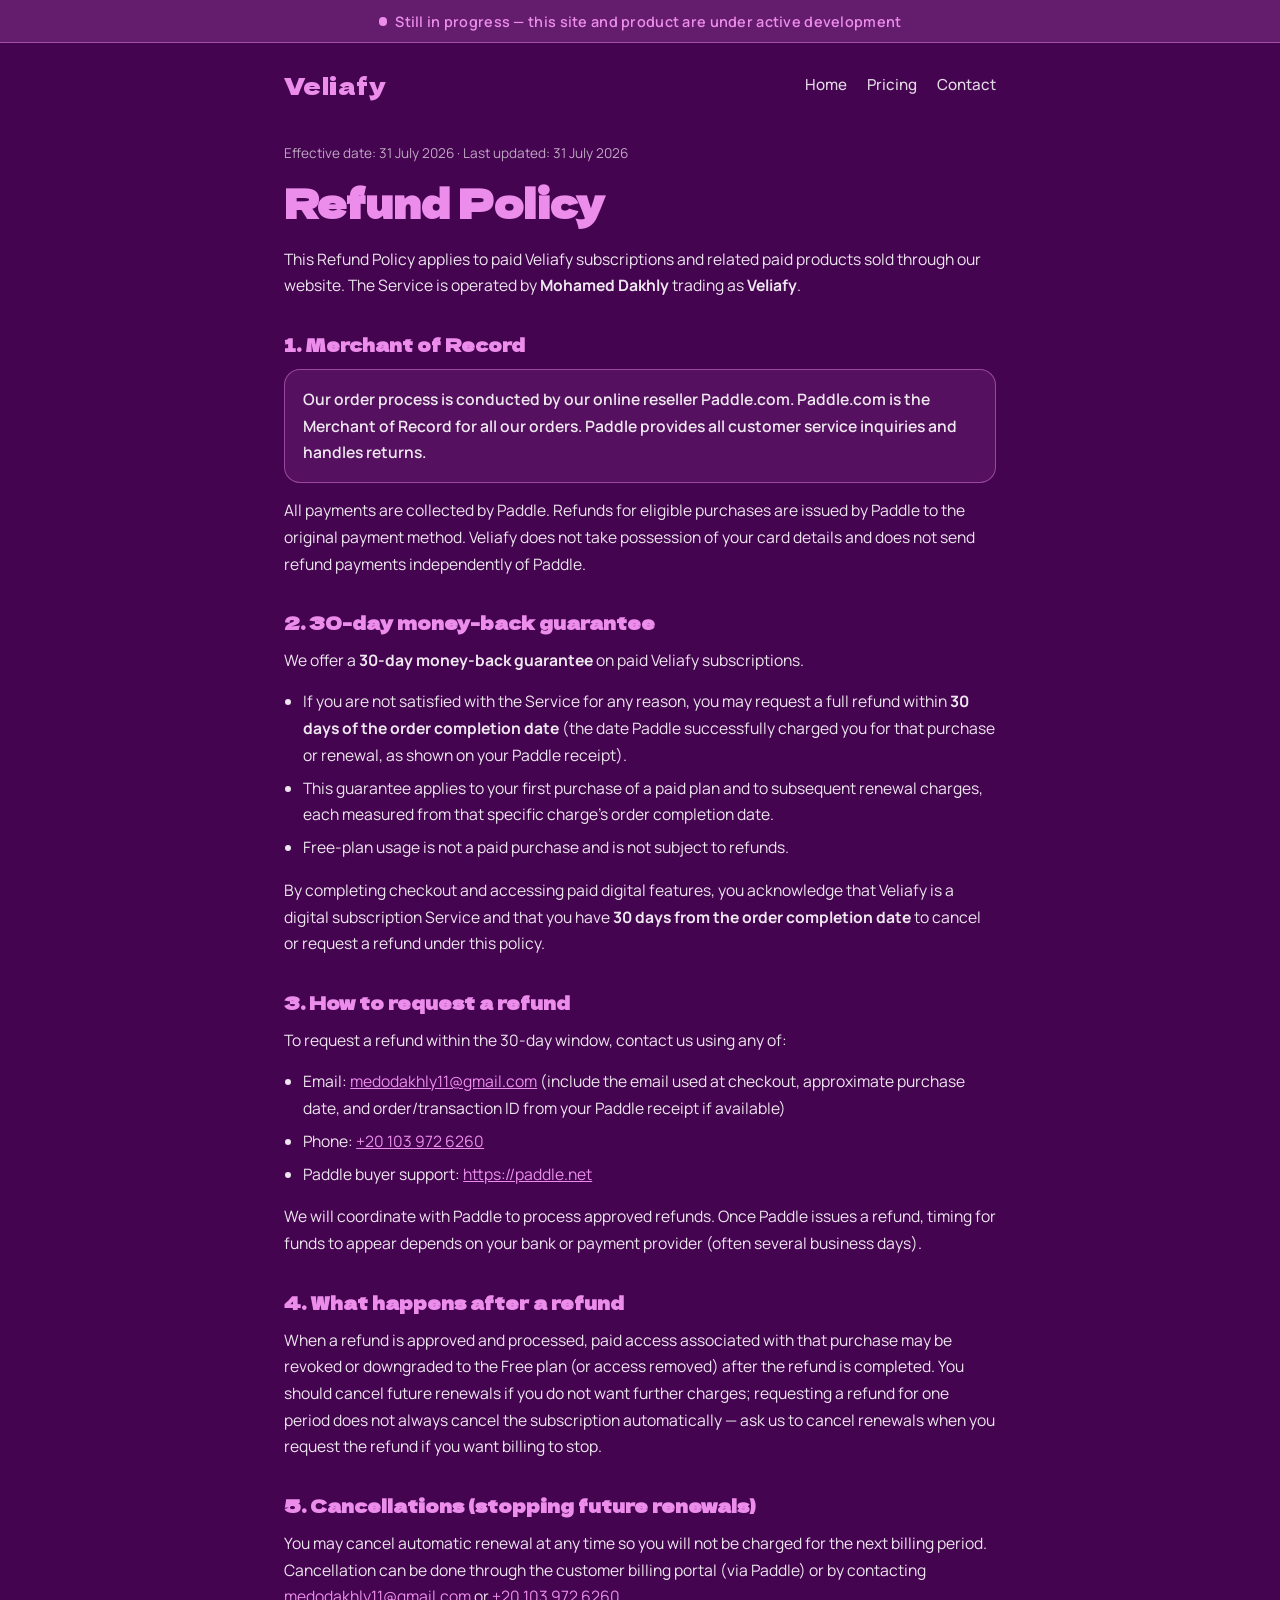
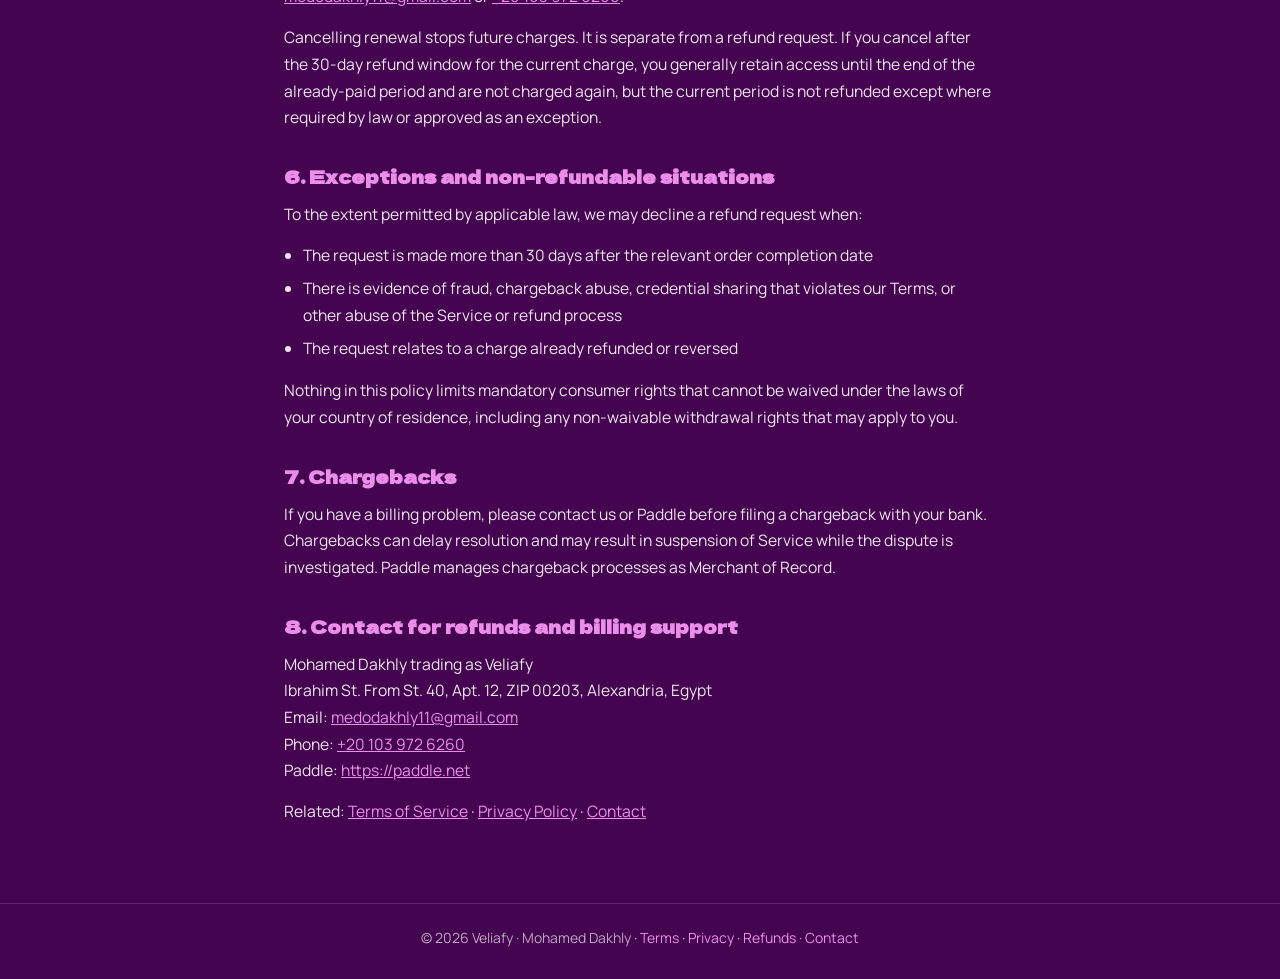
<file: refund.html>
<!DOCTYPE html>
<html lang="en">
  <head>
    <meta charset="UTF-8" />
    <meta name="viewport" content="width=device-width, initial-scale=1.0" />
    <title>Refund Policy — Veliafy</title>
    <meta
      name="description"
      content="Veliafy Refund Policy: 30-day money-back guarantee. Refunds are handled by Paddle.com as Merchant of Record."
    />
    <link rel="preconnect" href="https://fonts.googleapis.com" />
    <link rel="preconnect" href="https://fonts.gstatic.com" crossorigin />
    <link
      href="https://fonts.googleapis.com/css2?family=Dela+Gothic+One&family=Manrope:wght@400;500;600;700&display=swap"
      rel="stylesheet"
    />
    <link rel="stylesheet" href="legal.css" />
  </head>
  <body>
    <div class="progress-banner" role="status">
      <span>
        <span class="progress-dot" aria-hidden="true"></span>
        Still in progress — this site and product are under active development
      </span>
    </div>

    <header>
      <a class="brand" href="index.html">Veliafy</a>
      <nav>
        <a href="index.html">Home</a>
        <a href="pricing.html">Pricing</a>
        <a href="contact.html">Contact</a>
      </nav>
    </header>

    <main class="legal">
      <p class="meta">Effective date: 31 July 2026 · Last updated: 31 July 2026</p>
      <h1>Refund Policy</h1>

      <p>
        This Refund Policy applies to paid Veliafy subscriptions and related
        paid products sold through our website. The Service is operated by
        <strong>Mohamed Dakhly</strong> trading as <strong>Veliafy</strong>.
      </p>

      <h2>1. Merchant of Record</h2>
      <p class="highlight">
        Our order process is conducted by our online reseller Paddle.com.
        Paddle.com is the Merchant of Record for all our orders. Paddle provides
        all customer service inquiries and handles returns.
      </p>
      <p>
        All payments are collected by Paddle. Refunds for eligible purchases are
        issued by Paddle to the original payment method. Veliafy does not take
        possession of your card details and does not send refund payments
        independently of Paddle.
      </p>

      <h2>2. 30-day money-back guarantee</h2>
      <p>
        We offer a <strong>30-day money-back guarantee</strong> on paid Veliafy
        subscriptions.
      </p>
      <ul>
        <li>
          If you are not satisfied with the Service for any reason, you may
          request a full refund within
          <strong>30 days of the order completion date</strong> (the date Paddle
          successfully charged you for that purchase or renewal, as shown on
          your Paddle receipt).
        </li>
        <li>
          This guarantee applies to your first purchase of a paid plan and to
          subsequent renewal charges, each measured from that specific charge’s
          order completion date.
        </li>
        <li>
          Free-plan usage is not a paid purchase and is not subject to refunds.
        </li>
      </ul>
      <p>
        By completing checkout and accessing paid digital features, you
        acknowledge that Veliafy is a digital subscription Service and that you
        have <strong>30 days from the order completion date</strong> to cancel
        or request a refund under this policy.
      </p>

      <h2>3. How to request a refund</h2>
      <p>To request a refund within the 30-day window, contact us using any of:</p>
      <ul>
        <li>
          Email:
          <a href="mailto:medodakhly11@gmail.com">medodakhly11@gmail.com</a>
          (include the email used at checkout, approximate purchase date, and
          order/transaction ID from your Paddle receipt if available)
        </li>
        <li>
          Phone:
          <a href="tel:+201039726260">+20 103 972 6260</a>
        </li>
        <li>
          Paddle buyer support:
          <a href="https://paddle.net" rel="noopener noreferrer" target="_blank"
            >https://paddle.net</a
          >
        </li>
      </ul>
      <p>
        We will coordinate with Paddle to process approved refunds. Once Paddle
        issues a refund, timing for funds to appear depends on your bank or
        payment provider (often several business days).
      </p>

      <h2>4. What happens after a refund</h2>
      <p>
        When a refund is approved and processed, paid access associated with that
        purchase may be revoked or downgraded to the Free plan (or access
        removed) after the refund is completed. You should cancel future
        renewals if you do not want further charges; requesting a refund for one
        period does not always cancel the subscription automatically — ask us to
        cancel renewals when you request the refund if you want billing to stop.
      </p>

      <h2>5. Cancellations (stopping future renewals)</h2>
      <p>
        You may cancel automatic renewal at any time so you will not be charged
        for the next billing period. Cancellation can be done through the
        customer billing portal (via Paddle) or by contacting
        <a href="mailto:medodakhly11@gmail.com">medodakhly11@gmail.com</a> or
        <a href="tel:+201039726260">+20 103 972 6260</a>.
      </p>
      <p>
        Cancelling renewal stops future charges. It is separate from a refund
        request. If you cancel after the 30-day refund window for the current
        charge, you generally retain access until the end of the already-paid
        period and are not charged again, but the current period is not refunded
        except where required by law or approved as an exception.
      </p>

      <h2>6. Exceptions and non-refundable situations</h2>
      <p>
        To the extent permitted by applicable law, we may decline a refund
        request when:
      </p>
      <ul>
        <li>
          The request is made more than 30 days after the relevant order
          completion date
        </li>
        <li>
          There is evidence of fraud, chargeback abuse, credential sharing that
          violates our Terms, or other abuse of the Service or refund process
        </li>
        <li>
          The request relates to a charge already refunded or reversed
        </li>
      </ul>
      <p>
        Nothing in this policy limits mandatory consumer rights that cannot be
        waived under the laws of your country of residence, including any
        non-waivable withdrawal rights that may apply to you.
      </p>

      <h2>7. Chargebacks</h2>
      <p>
        If you have a billing problem, please contact us or Paddle before filing
        a chargeback with your bank. Chargebacks can delay resolution and may
        result in suspension of Service while the dispute is investigated.
        Paddle manages chargeback processes as Merchant of Record.
      </p>

      <h2>8. Contact for refunds and billing support</h2>
      <p>
        Mohamed Dakhly trading as Veliafy<br />
        Ibrahim St. From St. 40, Apt. 12, ZIP 00203, Alexandria, Egypt<br />
        Email:
        <a href="mailto:medodakhly11@gmail.com">medodakhly11@gmail.com</a
        ><br />
        Phone: <a href="tel:+201039726260">+20 103 972 6260</a><br />
        Paddle:
        <a href="https://paddle.net" rel="noopener noreferrer" target="_blank"
          >https://paddle.net</a
        >
      </p>
      <p>
        Related:
        <a href="terms.html">Terms of Service</a> ·
        <a href="privacy.html">Privacy Policy</a> ·
        <a href="contact.html">Contact</a>
      </p>
    </main>

    <footer>
      &copy; 2026 Veliafy · Mohamed Dakhly ·
      <a href="terms.html">Terms</a> ·
      <a href="privacy.html">Privacy</a> ·
      <a href="refund.html">Refunds</a> ·
      <a href="contact.html">Contact</a>
    </footer>
  </body>
</html>
</file>
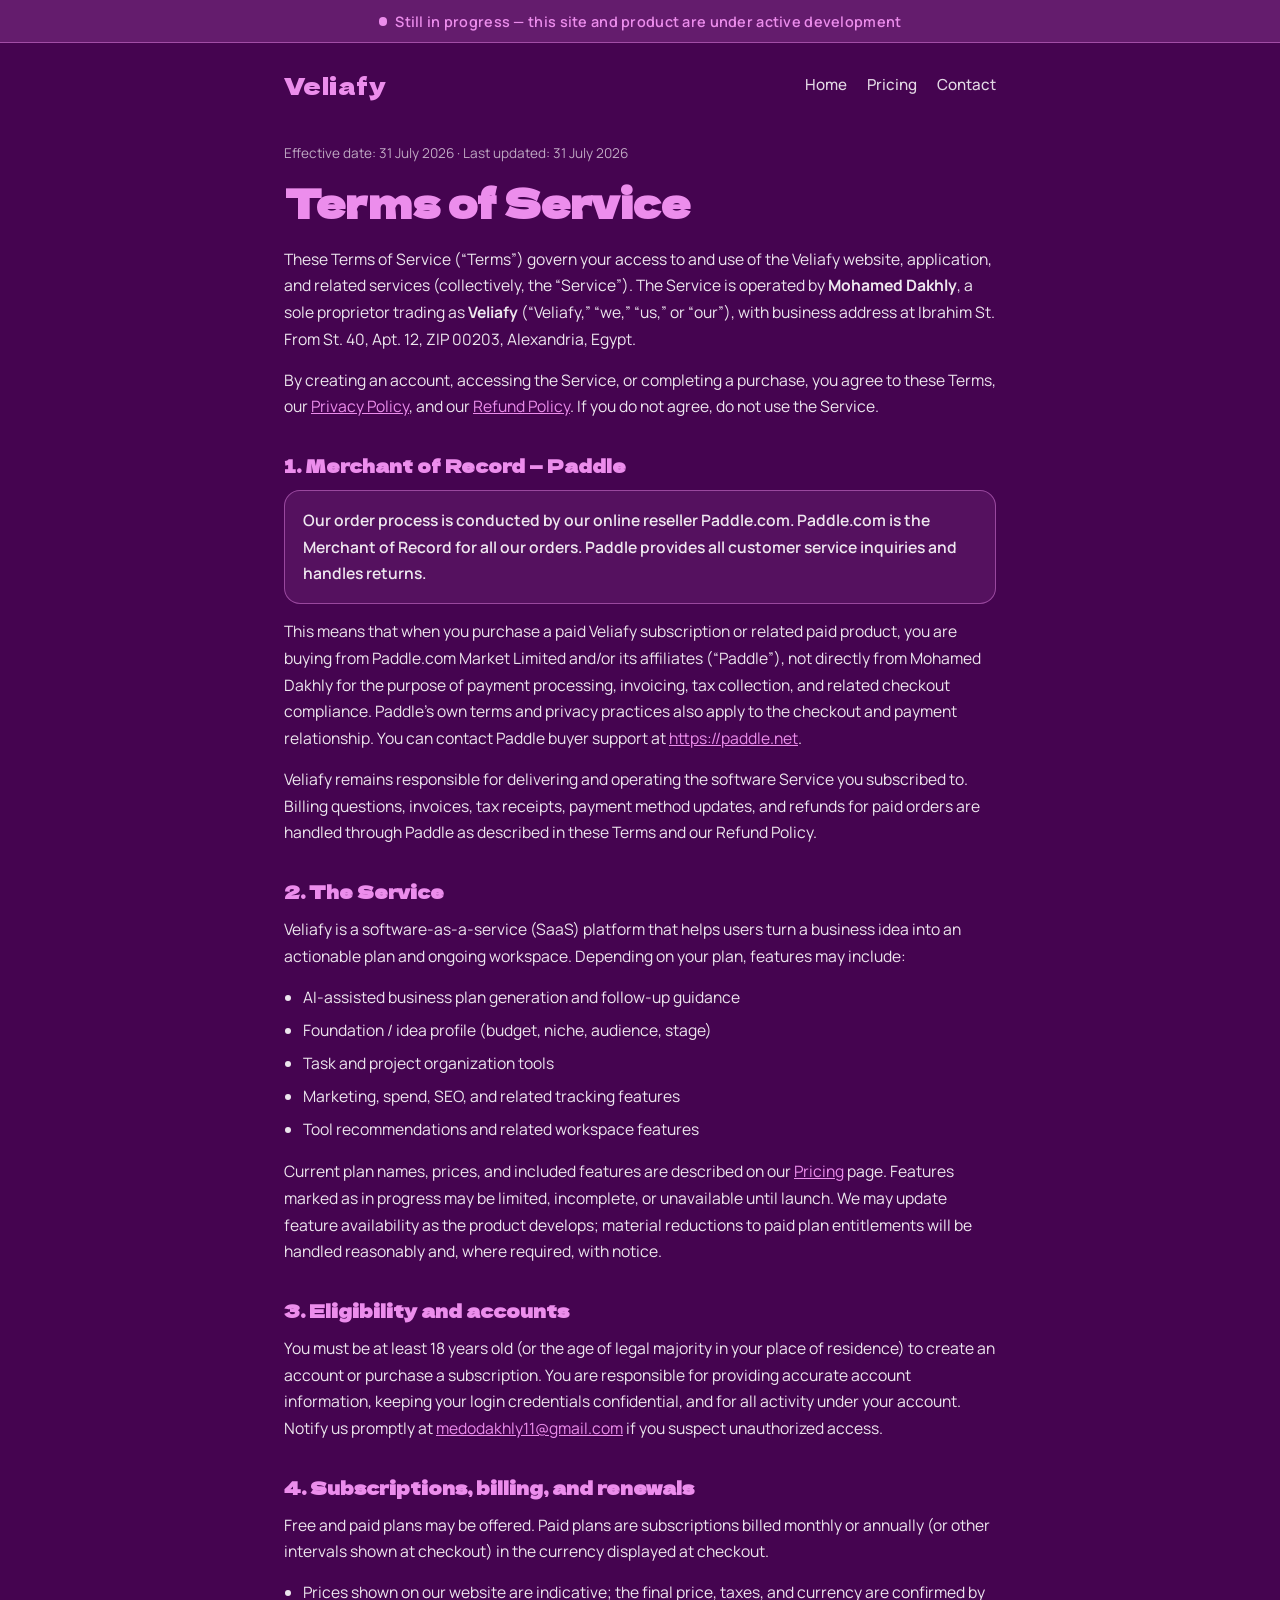
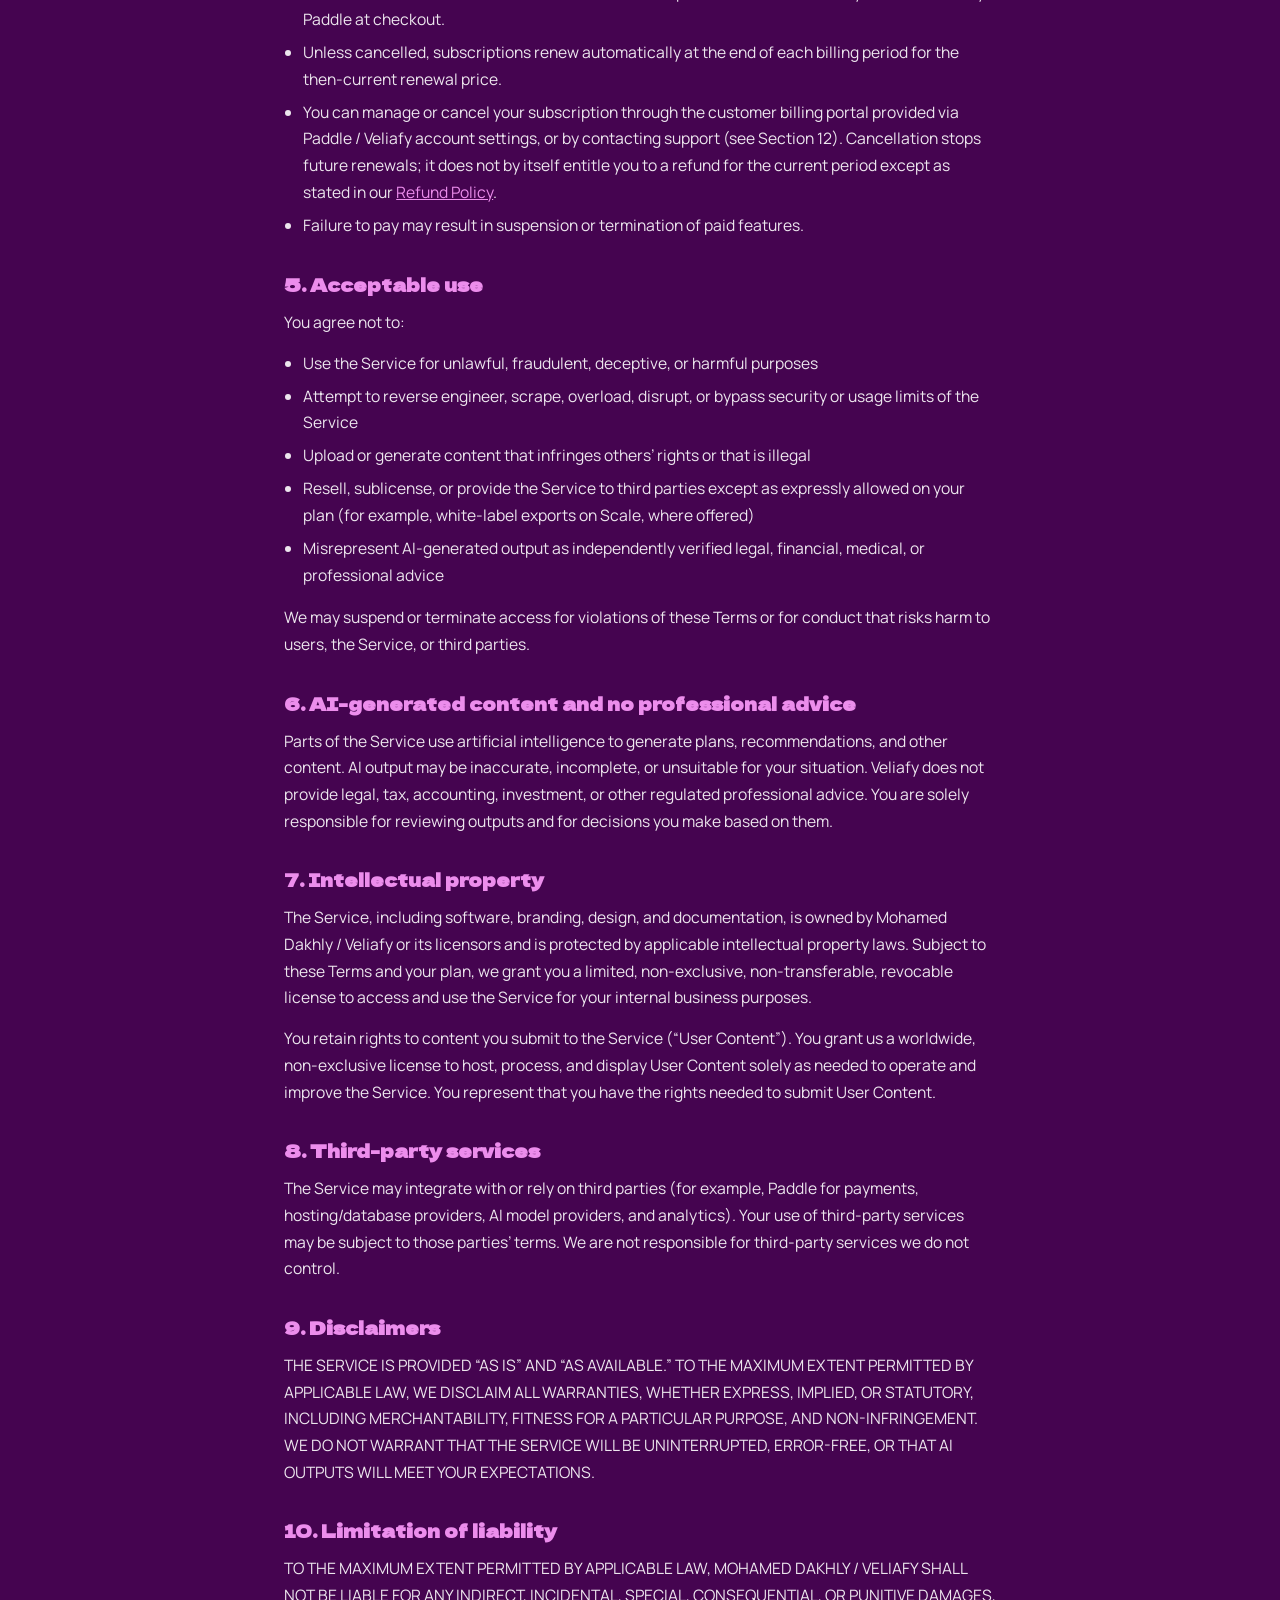
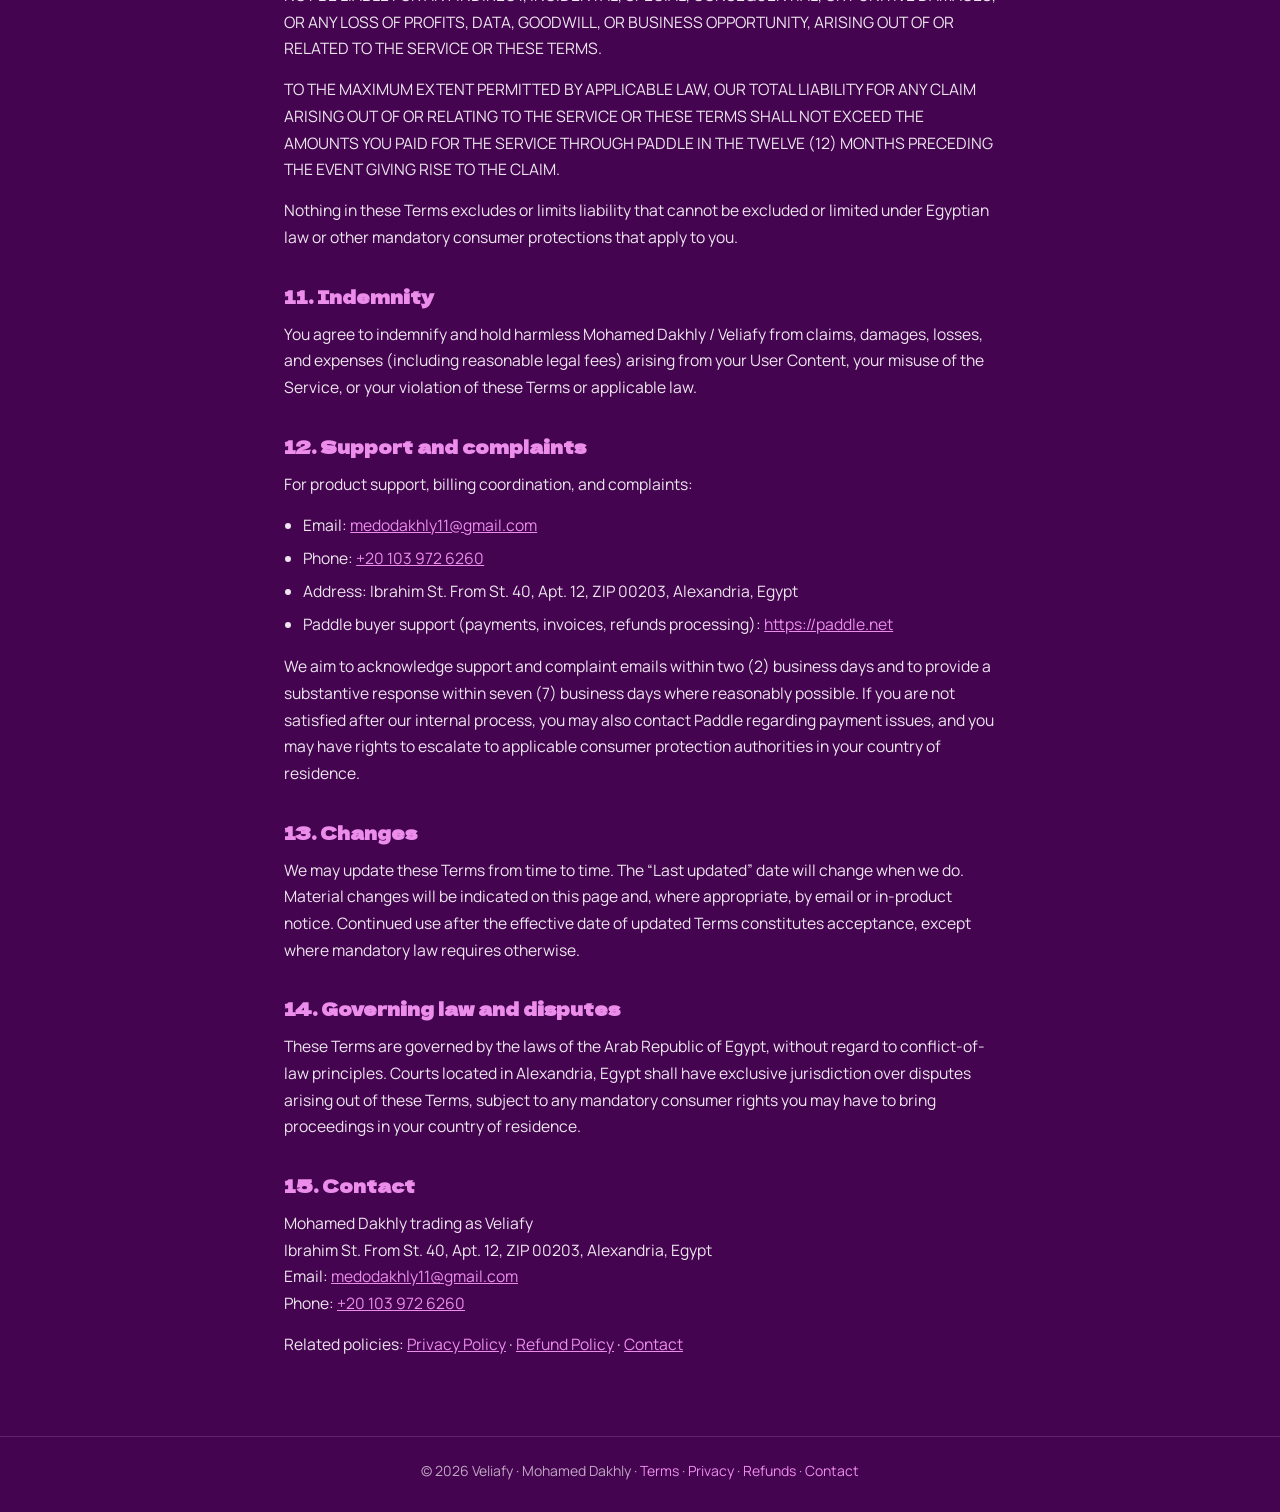
<file: terms.html>
<!DOCTYPE html>
<html lang="en">
  <head>
    <meta charset="UTF-8" />
    <meta name="viewport" content="width=device-width, initial-scale=1.0" />
    <title>Terms of Service — Veliafy</title>
    <meta
      name="description"
      content="Terms of Service for Veliafy, operated by Mohamed Dakhly. Payments processed by Paddle.com as Merchant of Record."
    />
    <link rel="preconnect" href="https://fonts.googleapis.com" />
    <link rel="preconnect" href="https://fonts.gstatic.com" crossorigin />
    <link
      href="https://fonts.googleapis.com/css2?family=Dela+Gothic+One&family=Manrope:wght@400;500;600;700&display=swap"
      rel="stylesheet"
    />
    <link rel="stylesheet" href="legal.css" />
  </head>
  <body>
    <div class="progress-banner" role="status">
      <span>
        <span class="progress-dot" aria-hidden="true"></span>
        Still in progress — this site and product are under active development
      </span>
    </div>

    <header>
      <a class="brand" href="index.html">Veliafy</a>
      <nav>
        <a href="index.html">Home</a>
        <a href="pricing.html">Pricing</a>
        <a href="contact.html">Contact</a>
      </nav>
    </header>

    <main class="legal">
      <p class="meta">Effective date: 31 July 2026 · Last updated: 31 July 2026</p>
      <h1>Terms of Service</h1>

      <p>
        These Terms of Service (“Terms”) govern your access to and use of the
        Veliafy website, application, and related services (collectively, the
        “Service”). The Service is operated by
        <strong>Mohamed Dakhly</strong>, a sole proprietor trading as
        <strong>Veliafy</strong> (“Veliafy,” “we,” “us,” or “our”), with
        business address at Ibrahim St. From St. 40, Apt. 12, ZIP 00203,
        Alexandria, Egypt.
      </p>
      <p>
        By creating an account, accessing the Service, or completing a purchase,
        you agree to these Terms, our
        <a href="privacy.html">Privacy Policy</a>, and our
        <a href="refund.html">Refund Policy</a>. If you do not agree, do not use
        the Service.
      </p>

      <h2>1. Merchant of Record — Paddle</h2>
      <p class="highlight">
        Our order process is conducted by our online reseller Paddle.com.
        Paddle.com is the Merchant of Record for all our orders. Paddle provides
        all customer service inquiries and handles returns.
      </p>
      <p>
        This means that when you purchase a paid Veliafy subscription or related
        paid product, you are buying from Paddle.com Market Limited and/or its
        affiliates (“Paddle”), not directly from Mohamed Dakhly for the purpose
        of payment processing, invoicing, tax collection, and related checkout
        compliance. Paddle’s own terms and privacy practices also apply to the
        checkout and payment relationship. You can contact Paddle buyer support
        at
        <a href="https://paddle.net" rel="noopener noreferrer" target="_blank"
          >https://paddle.net</a
        >.
      </p>
      <p>
        Veliafy remains responsible for delivering and operating the software
        Service you subscribed to. Billing questions, invoices, tax receipts,
        payment method updates, and refunds for paid orders are handled through
        Paddle as described in these Terms and our Refund Policy.
      </p>

      <h2>2. The Service</h2>
      <p>
        Veliafy is a software-as-a-service (SaaS) platform that helps users turn
        a business idea into an actionable plan and ongoing workspace. Depending
        on your plan, features may include:
      </p>
      <ul>
        <li>AI-assisted business plan generation and follow-up guidance</li>
        <li>Foundation / idea profile (budget, niche, audience, stage)</li>
        <li>Task and project organization tools</li>
        <li>Marketing, spend, SEO, and related tracking features</li>
        <li>Tool recommendations and related workspace features</li>
      </ul>
      <p>
        Current plan names, prices, and included features are described on our
        <a href="pricing.html">Pricing</a> page. Features marked as in progress
        may be limited, incomplete, or unavailable until launch. We may update
        feature availability as the product develops; material reductions to paid
        plan entitlements will be handled reasonably and, where required, with
        notice.
      </p>

      <h2>3. Eligibility and accounts</h2>
      <p>
        You must be at least 18 years old (or the age of legal majority in your
        place of residence) to create an account or purchase a subscription. You
        are responsible for providing accurate account information, keeping your
        login credentials confidential, and for all activity under your account.
        Notify us promptly at
        <a href="mailto:medodakhly11@gmail.com">medodakhly11@gmail.com</a> if
        you suspect unauthorized access.
      </p>

      <h2>4. Subscriptions, billing, and renewals</h2>
      <p>
        Free and paid plans may be offered. Paid plans are subscriptions billed
        monthly or annually (or other intervals shown at checkout) in the
        currency displayed at checkout.
      </p>
      <ul>
        <li>
          Prices shown on our website are indicative; the final price, taxes,
          and currency are confirmed by Paddle at checkout.
        </li>
        <li>
          Unless cancelled, subscriptions renew automatically at the end of each
          billing period for the then-current renewal price.
        </li>
        <li>
          You can manage or cancel your subscription through the customer
          billing portal provided via Paddle / Veliafy account settings, or by
          contacting support (see Section 12). Cancellation stops future
          renewals; it does not by itself entitle you to a refund for the
          current period except as stated in our
          <a href="refund.html">Refund Policy</a>.
        </li>
        <li>
          Failure to pay may result in suspension or termination of paid
          features.
        </li>
      </ul>

      <h2>5. Acceptable use</h2>
      <p>You agree not to:</p>
      <ul>
        <li>
          Use the Service for unlawful, fraudulent, deceptive, or harmful
          purposes
        </li>
        <li>
          Attempt to reverse engineer, scrape, overload, disrupt, or bypass
          security or usage limits of the Service
        </li>
        <li>
          Upload or generate content that infringes others’ rights or that is
          illegal
        </li>
        <li>
          Resell, sublicense, or provide the Service to third parties except as
          expressly allowed on your plan (for example, white-label exports on
          Scale, where offered)
        </li>
        <li>
          Misrepresent AI-generated output as independently verified legal,
          financial, medical, or professional advice
        </li>
      </ul>
      <p>
        We may suspend or terminate access for violations of these Terms or for
        conduct that risks harm to users, the Service, or third parties.
      </p>

      <h2>6. AI-generated content and no professional advice</h2>
      <p>
        Parts of the Service use artificial intelligence to generate plans,
        recommendations, and other content. AI output may be inaccurate,
        incomplete, or unsuitable for your situation. Veliafy does not provide
        legal, tax, accounting, investment, or other regulated professional
        advice. You are solely responsible for reviewing outputs and for
        decisions you make based on them.
      </p>

      <h2>7. Intellectual property</h2>
      <p>
        The Service, including software, branding, design, and documentation, is
        owned by Mohamed Dakhly / Veliafy or its licensors and is protected by
        applicable intellectual property laws. Subject to these Terms and your
        plan, we grant you a limited, non-exclusive, non-transferable,
        revocable license to access and use the Service for your internal
        business purposes.
      </p>
      <p>
        You retain rights to content you submit to the Service (“User Content”).
        You grant us a worldwide, non-exclusive license to host, process, and
        display User Content solely as needed to operate and improve the
        Service. You represent that you have the rights needed to submit User
        Content.
      </p>

      <h2>8. Third-party services</h2>
      <p>
        The Service may integrate with or rely on third parties (for example,
        Paddle for payments, hosting/database providers, AI model providers, and
        analytics). Your use of third-party services may be subject to those
        parties’ terms. We are not responsible for third-party services we do
        not control.
      </p>

      <h2>9. Disclaimers</h2>
      <p>
        THE SERVICE IS PROVIDED “AS IS” AND “AS AVAILABLE.” TO THE MAXIMUM
        EXTENT PERMITTED BY APPLICABLE LAW, WE DISCLAIM ALL WARRANTIES, WHETHER
        EXPRESS, IMPLIED, OR STATUTORY, INCLUDING MERCHANTABILITY, FITNESS FOR A
        PARTICULAR PURPOSE, AND NON-INFRINGEMENT. WE DO NOT WARRANT THAT THE
        SERVICE WILL BE UNINTERRUPTED, ERROR-FREE, OR THAT AI OUTPUTS WILL MEET
        YOUR EXPECTATIONS.
      </p>

      <h2>10. Limitation of liability</h2>
      <p>
        TO THE MAXIMUM EXTENT PERMITTED BY APPLICABLE LAW, MOHAMED DAKHLY /
        VELIAFY SHALL NOT BE LIABLE FOR ANY INDIRECT, INCIDENTAL, SPECIAL,
        CONSEQUENTIAL, OR PUNITIVE DAMAGES, OR ANY LOSS OF PROFITS, DATA,
        GOODWILL, OR BUSINESS OPPORTUNITY, ARISING OUT OF OR RELATED TO THE
        SERVICE OR THESE TERMS.
      </p>
      <p>
        TO THE MAXIMUM EXTENT PERMITTED BY APPLICABLE LAW, OUR TOTAL LIABILITY
        FOR ANY CLAIM ARISING OUT OF OR RELATING TO THE SERVICE OR THESE TERMS
        SHALL NOT EXCEED THE AMOUNTS YOU PAID FOR THE SERVICE THROUGH PADDLE IN
        THE TWELVE (12) MONTHS PRECEDING THE EVENT GIVING RISE TO THE CLAIM.
      </p>
      <p>
        Nothing in these Terms excludes or limits liability that cannot be
        excluded or limited under Egyptian law or other mandatory consumer
        protections that apply to you.
      </p>

      <h2>11. Indemnity</h2>
      <p>
        You agree to indemnify and hold harmless Mohamed Dakhly / Veliafy from
        claims, damages, losses, and expenses (including reasonable legal fees)
        arising from your User Content, your misuse of the Service, or your
        violation of these Terms or applicable law.
      </p>

      <h2>12. Support and complaints</h2>
      <p>For product support, billing coordination, and complaints:</p>
      <ul>
        <li>
          Email:
          <a href="mailto:medodakhly11@gmail.com">medodakhly11@gmail.com</a>
        </li>
        <li>
          Phone:
          <a href="tel:+201039726260">+20 103 972 6260</a>
        </li>
        <li>
          Address: Ibrahim St. From St. 40, Apt. 12, ZIP 00203, Alexandria,
          Egypt
        </li>
        <li>
          Paddle buyer support (payments, invoices, refunds processing):
          <a href="https://paddle.net" rel="noopener noreferrer" target="_blank"
            >https://paddle.net</a
          >
        </li>
      </ul>
      <p>
        We aim to acknowledge support and complaint emails within two (2)
        business days and to provide a substantive response within seven (7)
        business days where reasonably possible. If you are not satisfied after
        our internal process, you may also contact Paddle regarding payment
        issues, and you may have rights to escalate to applicable consumer
        protection authorities in your country of residence.
      </p>

      <h2>13. Changes</h2>
      <p>
        We may update these Terms from time to time. The “Last updated” date
        will change when we do. Material changes will be indicated on this page
        and, where appropriate, by email or in-product notice. Continued use
        after the effective date of updated Terms constitutes acceptance, except
        where mandatory law requires otherwise.
      </p>

      <h2>14. Governing law and disputes</h2>
      <p>
        These Terms are governed by the laws of the Arab Republic of Egypt,
        without regard to conflict-of-law principles. Courts located in
        Alexandria, Egypt shall have exclusive jurisdiction over disputes
        arising out of these Terms, subject to any mandatory consumer rights you
        may have to bring proceedings in your country of residence.
      </p>

      <h2>15. Contact</h2>
      <p>
        Mohamed Dakhly trading as Veliafy<br />
        Ibrahim St. From St. 40, Apt. 12, ZIP 00203, Alexandria, Egypt<br />
        Email:
        <a href="mailto:medodakhly11@gmail.com">medodakhly11@gmail.com</a
        ><br />
        Phone: <a href="tel:+201039726260">+20 103 972 6260</a>
      </p>
      <p>
        Related policies:
        <a href="privacy.html">Privacy Policy</a> ·
        <a href="refund.html">Refund Policy</a> ·
        <a href="contact.html">Contact</a>
      </p>
    </main>

    <footer>
      &copy; 2026 Veliafy · Mohamed Dakhly ·
      <a href="terms.html">Terms</a> ·
      <a href="privacy.html">Privacy</a> ·
      <a href="refund.html">Refunds</a> ·
      <a href="contact.html">Contact</a>
    </footer>
  </body>
</html>
</file>
<file: legal.css>
:root {
  --bg: #450450;
  --accent: #ec8dec;
  --white: #ffffff;
}

* {
  box-sizing: border-box;
  margin: 0;
  padding: 0;
}

body {
  min-height: 100vh;
  background: var(--bg);
  color: var(--white);
  font-family: Manrope, sans-serif;
}

.progress-banner {
  background: rgba(236, 141, 236, 0.18);
  border-bottom: 1px solid rgba(236, 141, 236, 0.45);
  color: var(--accent);
  text-align: center;
  padding: 0.7rem 1.25rem;
  font-size: 0.9rem;
  font-weight: 600;
  letter-spacing: 0.02em;
}

.progress-banner span {
  display: inline-flex;
  align-items: center;
  gap: 0.5rem;
}

.progress-dot {
  width: 0.55rem;
  height: 0.55rem;
  border-radius: 50%;
  background: var(--accent);
  animation: pulse 1.6s ease-in-out infinite;
}

@keyframes pulse {
  0%,
  100% {
    opacity: 1;
  }
  50% {
    opacity: 0.35;
  }
}

header {
  display: flex;
  align-items: center;
  justify-content: space-between;
  gap: 1rem;
  padding: 1.5rem 1.75rem;
  max-width: 48rem;
  margin: 0 auto;
}

.brand {
  font-family: "Dela Gothic One", sans-serif;
  font-size: 1.5rem;
  color: var(--accent);
  letter-spacing: 0.02em;
  text-decoration: none;
}

nav {
  display: flex;
  flex-wrap: wrap;
  justify-content: flex-end;
  gap: 1rem 1.25rem;
  font-size: 0.95rem;
  font-weight: 500;
}

nav a {
  color: rgba(255, 255, 255, 0.85);
  text-decoration: none;
}

nav a:hover,
nav a[aria-current="page"] {
  color: var(--accent);
}

main.legal {
  max-width: 48rem;
  margin: 0 auto;
  padding: 1rem 1.75rem 4rem;
}

.meta {
  font-size: 0.85rem;
  color: rgba(255, 255, 255, 0.65);
  margin-bottom: 0.75rem;
}

h1 {
  font-family: "Dela Gothic One", sans-serif;
  font-size: clamp(1.85rem, 4vw, 2.5rem);
  color: var(--accent);
  line-height: 1.2;
  margin-bottom: 1.25rem;
}

h2 {
  font-family: "Dela Gothic One", sans-serif;
  font-size: 1.15rem;
  color: var(--accent);
  margin: 2rem 0 0.75rem;
}

h3 {
  font-size: 1rem;
  font-weight: 700;
  color: var(--white);
  margin: 1.15rem 0 0.5rem;
}

p,
li {
  font-size: 0.98rem;
  line-height: 1.7;
  color: rgba(255, 255, 255, 0.9);
}

p {
  margin-bottom: 0.9rem;
}

ul {
  margin: 0 0 1rem 1.2rem;
}

li {
  margin-bottom: 0.4rem;
}

a {
  color: var(--accent);
}

.highlight {
  border: 1px solid rgba(236, 141, 236, 0.45);
  border-radius: 1rem;
  padding: 1rem 1.15rem;
  background: rgba(236, 141, 236, 0.1);
  font-weight: 600;
}

.contact-block {
  border-top: 1px solid rgba(236, 141, 236, 0.25);
  padding: 0.5rem 0 0.25rem;
  margin-top: 0.5rem;
}

footer {
  padding: 1.5rem 1.75rem 2rem;
  text-align: center;
  font-size: 0.875rem;
  color: rgba(255, 255, 255, 0.65);
  border-top: 1px solid rgba(236, 141, 236, 0.2);
}

footer a {
  color: var(--accent);
  text-decoration: none;
}
</file>
